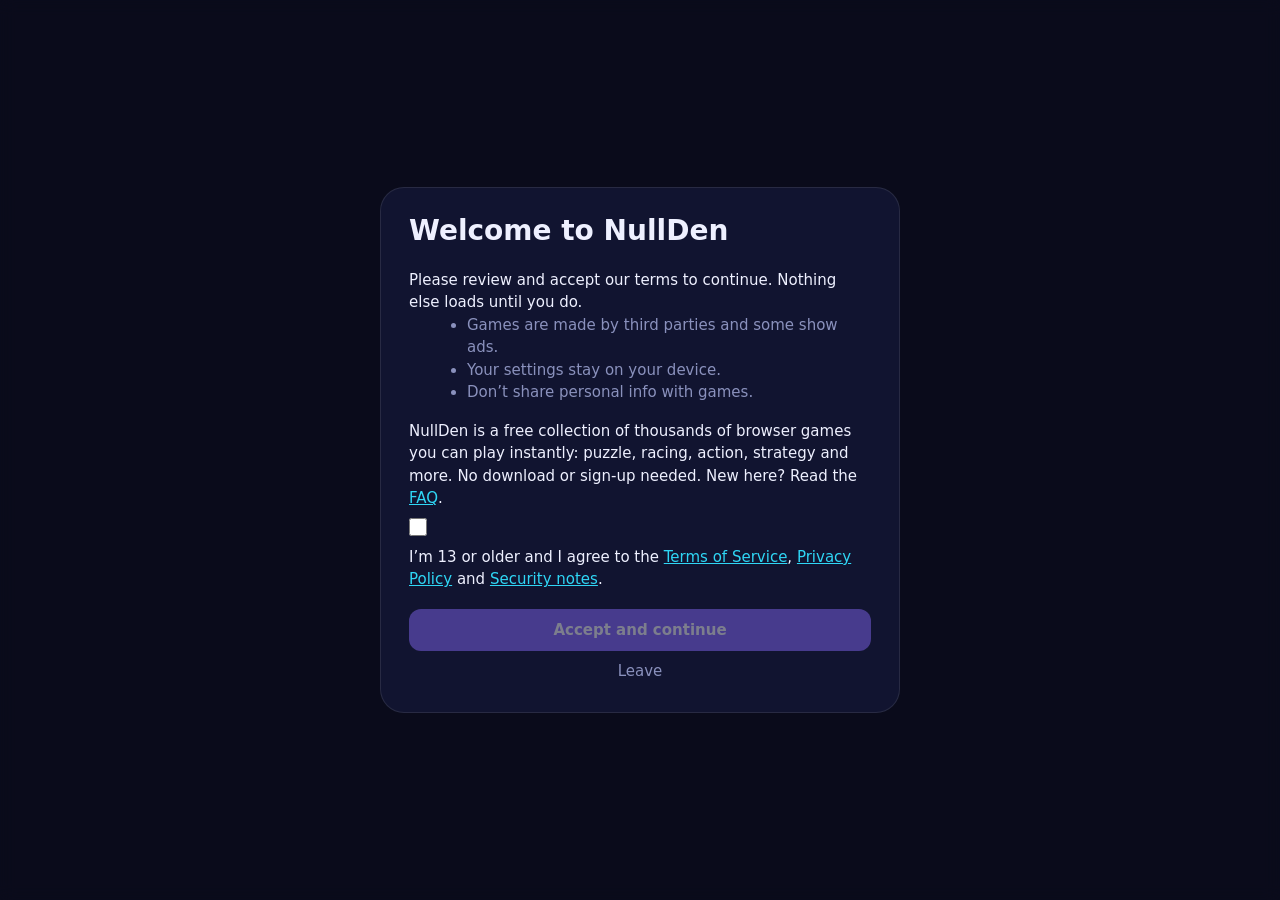
<file: index.html>
<!doctype html>
<html lang="en" data-theme="midnight">
<head>
<meta charset="utf-8">
<meta name="viewport" content="width=device-width,initial-scale=1,viewport-fit=cover">
<title>NullDen: Free Online Browser Games, No Download</title>
<meta name="description" content="Play thousands of free browser games online on NullDen: puzzle, racing, action, and more. No download or sign-up needed.">
<meta name="theme-color" content="#0a0c1c">
<meta name="mobile-web-app-capable" content="yes">
<meta name="apple-mobile-web-app-capable" content="yes">
<meta name="apple-mobile-web-app-title" content="NullDen">
<!-- Link previews () -->
<link rel="canonical" href="https://nullden.com/">
<meta property="og:type" content="website">
<meta property="og:site_name" content="NullDen">
<meta property="og:title" content="NullDen: free browser games">
<meta property="og:description" content="Thousands of free browser games. No sign-up needed.">
<meta property="og:url" content="https://nullden.com/">
<meta property="og:image" content="https://nullden.com/og.png">
<meta property="og:image:secure_url" content="https://nullden.com/og.png">
<meta property="og:image:type" content="image/png">
<meta property="og:locale" content="en_US">
<meta property="og:image:width" content="1200">
<meta property="og:image:height" content="630">
<meta property="og:image:alt" content="NullDen: thousands of free browser games">
<meta name="twitter:card" content="summary_large_image">
<meta name="twitter:title" content="NullDen: free browser games">
<meta name="twitter:description" content="Thousands of free browser games. No sign-up needed.">
<meta name="twitter:image" content="https://nullden.com/og.png">
<link rel="apple-touch-icon" href="icon-192.png">
<link rel="icon" id="fav" href="data:image/svg+xml,%3Csvg xmlns='http://www.w3.org/2000/svg' viewBox='0 0 64 64'%3E%3Cdefs%3E%3ClinearGradient id='g' x1='0' y1='0' x2='1' y2='1'%3E%3Cstop offset='0' stop-color='%238b6bff'/%3E%3Cstop offset='1' stop-color='%232fd6f5'/%3E%3C/linearGradient%3E%3C/defs%3E%3Crect width='64' height='64' rx='16' fill='url(%23g)'/%3E%3Ctext x='32' y='46' font-size='38' font-family='Arial' font-weight='700' text-anchor='middle' fill='%23fff'%3EN%3C/text%3E%3C/svg%3E">
<script type="application/ld+json">{"@context": "https://schema.org", "@type": "WebSite", "name": "NullDen", "url": "https://nullden.com/", "description": "Play thousands of free browser games online on NullDen: puzzle, racing, action, shooting and more. No download or sign-up needed.", "inLanguage": "en"}</script>
<link rel="stylesheet" href="style.css?v=32">
</head>
<body>
<div id="bg"><i></i><i></i><i></i></div>
<div id="gate" hidden>
  <div class="gcard">
    <h1>Welcome to NullDen</h1>
    <p>Please review and accept our terms to continue. Nothing else loads until you do.</p>
    <ul>
      <li>Games are made by third parties and some show ads.</li>
      <li>Your settings stay on your device.</li>
      <li>Don’t share personal info with games.</li>
    </ul>
    <p>NullDen is a free collection of thousands of browser games you can play instantly: puzzle, racing, action, strategy and more. No download or sign-up needed. New here? Read the <a href="faq.html">FAQ</a>.</p>
    <label class="row"><input type="checkbox" id="ok"> <span>I’m 13 or older and I agree to the <a href="terms.html">Terms of Service</a>, <a href="privacy.html">Privacy Policy</a> and <a href="security.html">Security notes</a>.</span></label>
    <button class="btn" id="yes" disabled>Accept and continue</button>
    <button id="no">Leave</button>
  </div>
</div>
<div id="app" hidden>
  <header>
    <div class="brand"><b class="logo" id="logo">NullDen</b><svg class="spin" viewBox="0 0 100 100" role="img" aria-label="Over 2000+ games"><circle class="r" cx="50" cy="50" r="48"/><defs><path id="cc" d="M50,50 m-37,0 a37,37 0 1,1 74,0 a37,37 0 1,1 -74,0"/></defs><g><text><textPath href="#cc" textLength="230" lengthAdjust="spacing">OVER 2000+ GAMES • OVER 2000+ GAMES • </textPath></text></g><g class="gp" transform="translate(50 50) scale(1.5) translate(-12 -12.5)"><rect x="2" y="7" width="20" height="11" rx="5.5"/><path d="M7 10.5v4M5 12.5h4"/><path d="M16 11.5h.01M18.5 14h.01"/></g></svg></div>
    <nav id="nav">
      <button data-p="games" data-i="gamepad" class="on">Games</button>
      <button data-p="forum" data-i="chat">Chat rooms</button>
      <button data-p="shop" data-i="bag">Shop</button>
      <button data-p="players" data-i="users">Players</button>
      <button data-p="account" data-i="user">Account</button>
      <button data-p="settings" data-i="sliders">Settings</button>
    </nav>
    <div class="acts"><button id="bux">Log in</button><button id="stf" hidden title="Admin menu"></button></div>
  </header>
  <div id="notes"></div>
  <main id="view"></main>
  <footer>© 2026 NullDen Games · <a href="terms.html">Terms</a> · <a href="privacy.html">Privacy</a> · <a href="security.html">Security</a> · <a href="faq.html">FAQ</a> · <a href="https://discord.gg/y7AWHwgT5" target="_blank" rel="noopener">Discord</a> · <a href="#feedback" id="fbl">Feedback</a> · <a href="#cookies" id="ckl">Cookies</a><span class="bv">build 32</span></footer>
  <div id="player" hidden>
    <div class="bar"><b id="pt"></b><small id="ptm"></small><span><button id="pl">Copy link</button><button id="pb">Report</button><button id="pr">Reload</button><button id="ph">Hide bar</button><button id="po" hidden>Open in new tab</button><button id="pf">Fullscreen</button><button id="px">Close</button></span></div>
    <div id="stage"></div>
    <button id="ps">▾ Show bar</button>
  </div>
</div>
<canvas id="sparks"></canvas>
<noscript><p style="padding:24px;color:#fff">NullDen needs JavaScript.</p></noscript>
<script>
// Consent gate: until the terms are accepted, no fonts, scripts, images or game data are requested. Search-engine crawlers skip the gate so they can read the real pages.
(function(){var TV='2026-6',ok=0;try{ok=localStorage.nd_terms==TV}catch(e){}
var g=document.getElementById('gate'),a=document.getElementById('app');
function start(){g.hidden=true;a.hidden=false;
var f=document.createElement('link');f.rel='stylesheet';f.href='https://fonts.googleapis.com/css2?family=Unbounded:wght@500;700&display=swap';document.head.appendChild(f);
[['manifest','manifest.webmanifest'],['apple-touch-icon','icon-192.png']].forEach(function(x){var l=document.createElement('link');l.rel=x[0];l.href=x[1];document.head.appendChild(l)});
['games.js','catalog.js','app.js'].forEach(function(s){var e=document.createElement('script');e.src=s+'?v=32';e.async=false;document.body.appendChild(e)})}
var bot=/Googlebot|Mediapartners-Google|AdsBot-Google|bingbot|DuckDuckBot|YandexBot|Baiduspider/i.test(navigator.userAgent);
if(ok||bot)start();else{g.hidden=false;var c=document.getElementById('ok'),y=document.getElementById('yes');
c.onchange=function(){y.disabled=!c.checked};
y.onclick=function(){try{localStorage.nd_terms=TV}catch(e){}start()};
document.getElementById('no').onclick=function(){location.replace('about:blank')}}})();
</script>
</body>
</html>
</file>
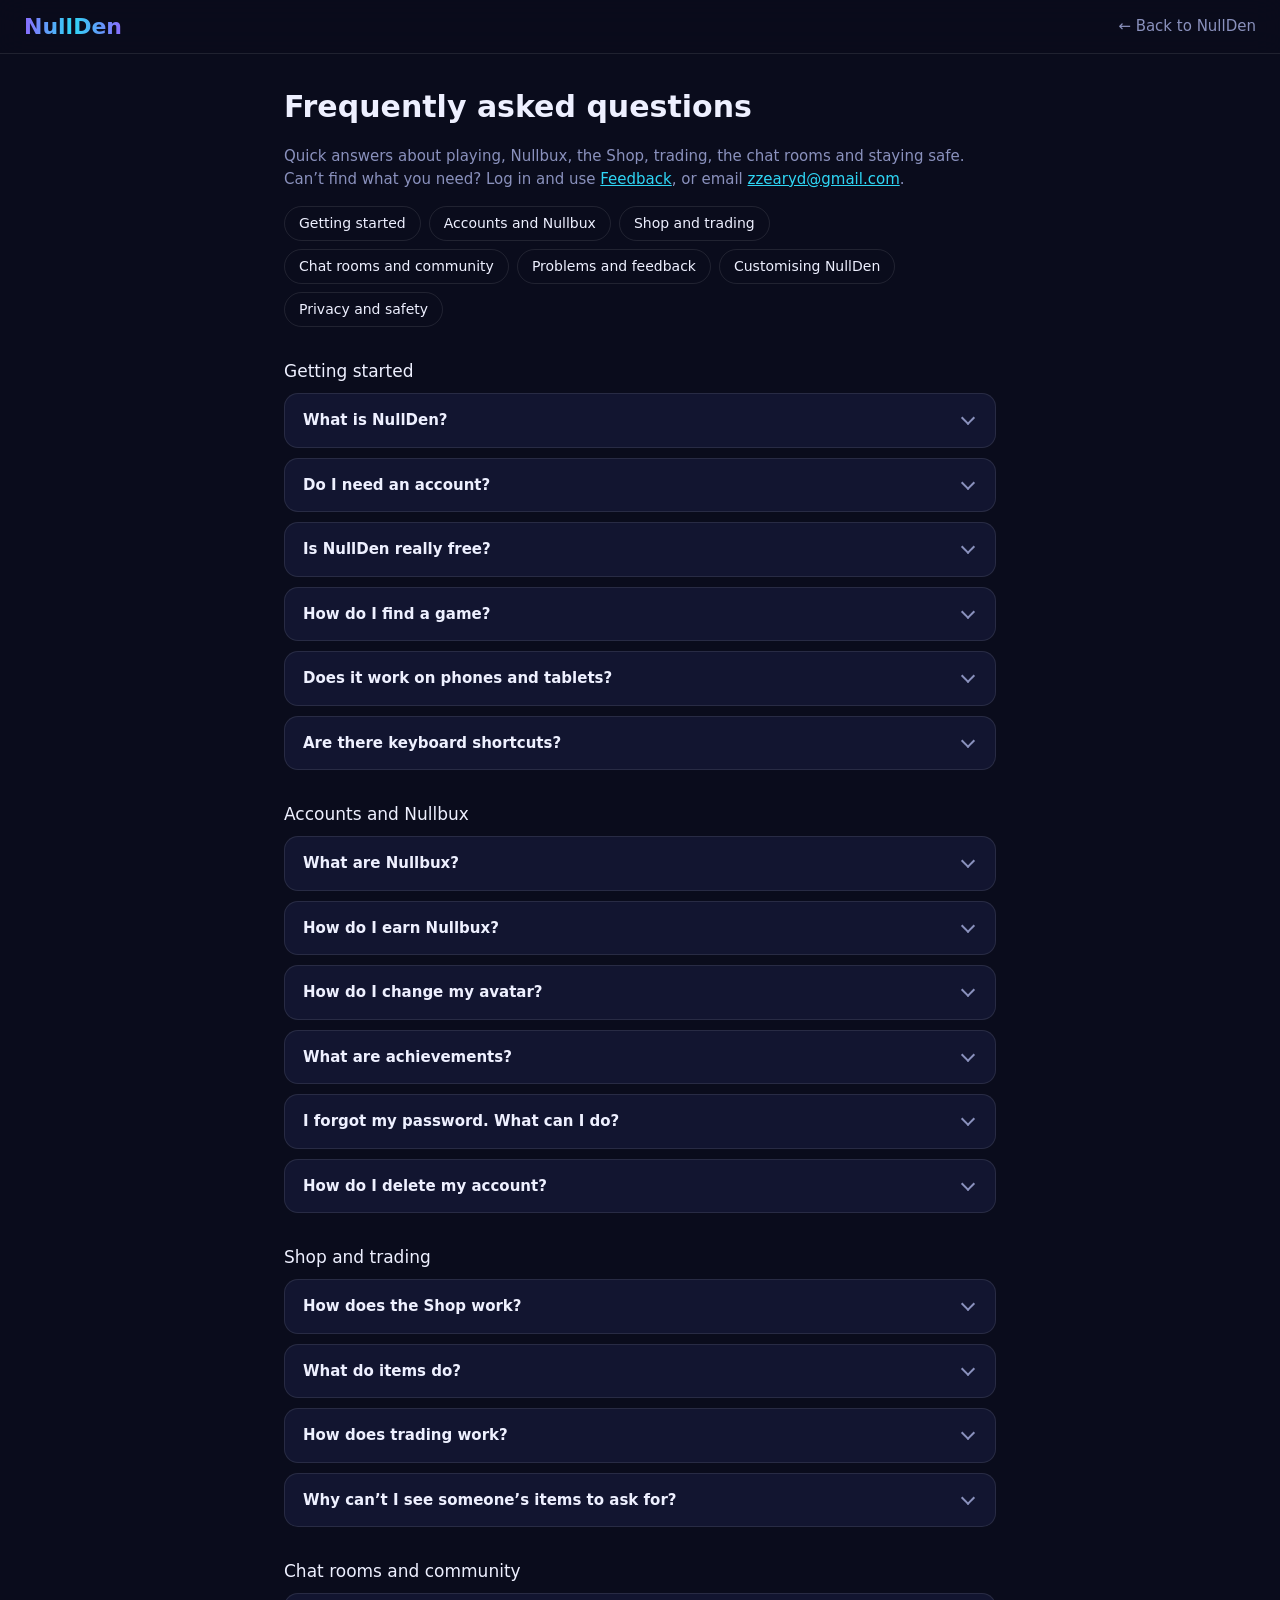
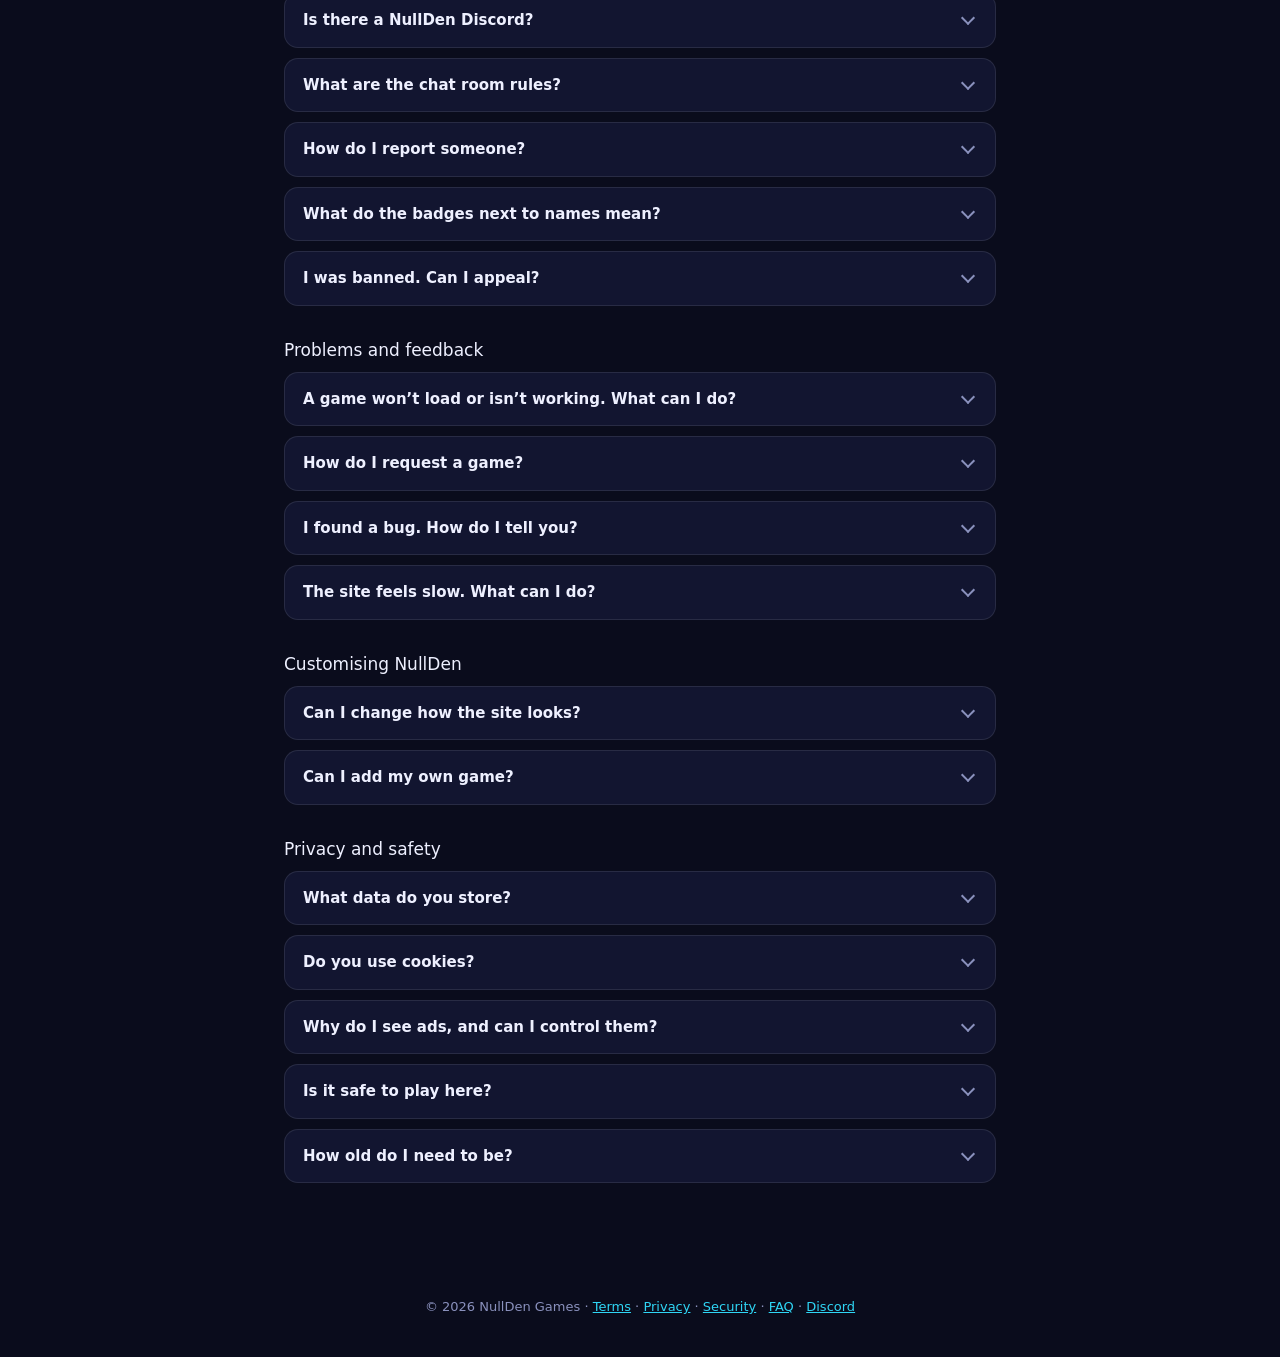
<file: faq.html>
<!doctype html><html lang="en" data-theme="midnight"><head><meta charset="utf-8"><meta name="viewport" content="width=device-width,initial-scale=1,viewport-fit=cover"><title>NullDen FAQ: Help and Answers · NullDen</title><meta name="description" content="Answers about NullDen: playing free browser games, Nullbux, the Shop, trading, the chat rooms, reporting problems, requesting games, privacy and safety."><link rel="canonical" href="https://nullden.com/faq.html"><meta property="og:type" content="website"><meta property="og:site_name" content="NullDen"><meta property="og:title" content="NullDen FAQ: Help and Answers"><meta property="og:description" content="Answers about NullDen: playing free browser games, Nullbux, the Shop, trading, the chat rooms, reporting problems, requesting games, privacy and safety."><meta property="og:url" content="https://nullden.com/faq.html"><meta property="og:image" content="https://nullden.com/og.png"><meta name="twitter:card" content="summary_large_image"><script type="application/ld+json">{"@context": "https://schema.org", "@type": "FAQPage", "mainEntity": [{"@type": "Question", "name": "What is NullDen?", "acceptedAnswer": {"@type": "Answer", "text": "NullDen is a free collection of browser games you can play instantly, with no download and no sign-up. The games are made by third-party developers, such as Playgama and GameMonetize, and open inside the site. Browse the games."}}, {"@type": "Question", "name": "Do I need an account?", "acceptedAnswer": {"@type": "Answer", "text": "No. You can play every game without one. A free account is optional and unlocks Nullbux, the Shop, trading, the Chat rooms, the Players list, your avatar and a public profile. We only ask for a username and a password, never an email address."}}, {"@type": "Question", "name": "Is NullDen really free?", "acceptedAnswer": {"@type": "Answer", "text": "Yes. Every game is free to play. Some games show ads, and Nullbux can never be bought with real money. If you would like to advertise on NullDen, email zzearyd@gmail.com."}}, {"@type": "Question", "name": "How do I find a game?", "acceptedAnswer": {"@type": "Answer", "text": "Use the search box on the home page (press / on a keyboard), browse the genre rows and tap View all to see a whole category, or try Surprise me and the Game of the day. Tap the heart on a game to favorite it. Your recent games appear under Continue playing."}}, {"@type": "Question", "name": "Does it work on phones and tablets?", "acceptedAnswer": {"@type": "Answer", "text": "Yes. Many games work on touch screens. Choose the Phone-ready filter in the games list to see them. Some games still need a keyboard."}}, {"@type": "Question", "name": "Are there keyboard shortcuts?", "acceptedAnswer": {"@type": "Answer", "text": "Press / to jump to search and Esc to close a game. You can see the full list in Settings under Shortcuts."}}, {"@type": "Question", "name": "What are Nullbux?", "acceptedAnswer": {"@type": "Answer", "text": "Nullbux are NullDen’s virtual currency, used in the Shop and in trades. They have no cash value, can’t be bought or exchanged for real money and aren’t your property. See the Terms."}}, {"@type": "Question", "name": "How do I earn Nullbux?", "acceptedAnswer": {"@type": "Answer", "text": "New accounts start with 100. Claim your daily reward on the Account page: 60 on day one, rising by 10 each day of a streak up to 120. You also earn 10 Nullbux about every 5 minutes while you play, up to 300 a day. Giveaways appear as a banner at the top of the site while they run."}}, {"@type": "Question", "name": "How do I change my avatar?", "acceptedAnswer": {"@type": "Answer", "text": "Open Account and choose Change avatar. Pick an emoji or an icon and a background color. Your avatar shows on your profile, in the chat rooms and in the Players list."}}, {"@type": "Question", "name": "What are achievements?", "acceptedAnswer": {"@type": "Answer", "text": "Achievements unlock as you play, for example for trying 10 different games or favoriting 5. They are saved in your browser and listed in Settings."}}, {"@type": "Question", "name": "I forgot my password. What can I do?", "acceptedAnswer": {"@type": "Answer", "text": "Because we don’t collect email addresses, there is no automatic reset. Email zzearyd@gmail.com. The owner can set a new password for an account, but may ask you to prove it is yours."}}, {"@type": "Question", "name": "How do I delete my account?", "acceptedAnswer": {"@type": "Answer", "text": "Email zzearyd@gmail.com from the address you can reach us at and say which username to delete. See what we store in the Privacy Policy."}}, {"@type": "Question", "name": "How does the Shop work?", "acceptedAnswer": {"@type": "Answer", "text": "Spend Nullbux on pets, gear, treasures and fun items, or open a Mystery Crate (300) or Premium Crate (1,000) for a random item. Prices drift up or down a little each day, and three items are 25% off every day under Deals. You can sell any item back for half its current price. Open the Shop."}}, {"@type": "Question", "name": "What do items do?", "acceptedAnswer": {"@type": "Answer", "text": "Items are collectibles. You can equip one from your inventory to show it off on your public profile, and you can trade them with other players."}}, {"@type": "Question", "name": "How does trading work?", "acceptedAnswer": {"@type": "Answer", "text": "Open a player’s profile and choose Offer a trade, or go to Trades from the Shop. Pick what you give and what you ask for, up to 5 kinds of items per side plus Nullbux. The other player can accept or decline. A trade swaps everything at once and is final. Offers expire after 3 days, and you can have 10 open at a time."}}, {"@type": "Question", "name": "Why can’t I see someone’s items to ask for?", "acceptedAnswer": {"@type": "Answer", "text": "They have a private profile. You can still ask them for Nullbux, or they can send you an offer. You can make your own profile private or public under Privacy on your Account page."}}, {"@type": "Question", "name": "Is there a NullDen Discord?", "acceptedAnswer": {"@type": "Answer", "text": "Yes! Join our Discord server to chat with other players. The Chat rooms on NullDen work like one big community server, so you can also chat right here on the site without leaving."}}, {"@type": "Question", "name": "What are the chat room rules?", "acceptedAnswer": {"@type": "Answer", "text": "Be kind. No hate, harassment, spam, personal information or links to harmful sites. Messages can be up to 240 characters, you can post once every few seconds and messages disappear after 7 days. The #news channel is for managers and above. Staff can delete posts and ban accounts that break the rules. See the Terms."}}, {"@type": "Question", "name": "How do I report someone?", "acceptedAnswer": {"@type": "Answer", "text": "Tap the flag on a chat message, or choose Report on a player’s profile or a trade offer. Reports go to staff. Please only report in good faith, because false reports can get an account banned."}}, {"@type": "Question", "name": "What do the badges next to names mean?", "acceptedAnswer": {"@type": "Answer", "text": "They mark staff. Moderators handle reports and bans and delete posts. Managers can also post announcements and run giveaways. Admins can also adjust balances and items. The Owner runs the site."}}, {"@type": "Question", "name": "I was banned. Can I appeal?", "acceptedAnswer": {"@type": "Answer", "text": "Yes. Log in with your username and password and you will see an appeal form. Staff review every appeal and can approve or deny it."}}, {"@type": "Question", "name": "A game won’t load or isn’t working. What can I do?", "acceptedAnswer": {"@type": "Answer", "text": "Press Reload in the game bar and try again. Turn off ad blockers or extensions for this site, or try another browser. If it still fails, tap Report in the game bar. Games are made by third parties, so we can’t fix them from inside, but we can remove ones that are broken."}}, {"@type": "Question", "name": "How do I request a game?", "acceptedAnswer": {"@type": "Answer", "text": "Log in, then use the Feedback link at the bottom of any page and choose Request a game. Add the game’s name or web address. You can send up to 5 feedback messages or reports a day."}}, {"@type": "Question", "name": "I found a bug. How do I tell you?", "acceptedAnswer": {"@type": "Answer", "text": "Use the Feedback link at the bottom of the site and choose Bug or glitch. Tell us what you did and what happened. Never include your password."}}, {"@type": "Question", "name": "The site feels slow. What can I do?", "acceptedAnswer": {"@type": "Answer", "text": "In Settings, turn off visual effects, pick a plain background and choose a smaller card size. Closing other browser tabs also helps."}}, {"@type": "Question", "name": "Can I change how the site looks?", "acceptedAnswer": {"@type": "Answer", "text": "Yes. In Settings you can pick a color theme, a background, the card size and the text size. Discreet mode gives the site a plainer look with a different tab title and icon."}}, {"@type": "Question", "name": "Can I add my own game?", "acceptedAnswer": {"@type": "Answer", "text": "Yes. In Settings, use Add a game to save a game by its name and web address. It stays on your device and shows up in your list."}}, {"@type": "Question", "name": "What data do you store?", "acceptedAnswer": {"@type": "Answer", "text": "If you make an account, we store your username, a salted hash of your password, your Nullbux and items, your avatar and a few activity records. Your settings stay on your device. Details are in the Privacy Policy."}}, {"@type": "Question", "name": "Do you use cookies?", "acceptedAnswer": {"@type": "Answer", "text": "NullDen itself sets no tracking cookies. It uses your browser’s storage for settings and sign-in. The games and ads, including ads from Google, come from third parties and may set their own cookies. See Cookies and Advertising in the Privacy Policy."}}, {"@type": "Question", "name": "Why do I see ads, and can I control them?", "acceptedAnswer": {"@type": "Answer", "text": "Ads help keep NullDen free. They come from Google, other third parties and the games themselves. You can turn off personalized ads in Google’s Ad Settings or learn more at aboutads.info. See Advertising in the Privacy Policy. Please don’t click ads just to support the site. That breaks Google’s rules and can get ads switched off."}}, {"@type": "Question", "name": "Is it safe to play here?", "acceptedAnswer": {"@type": "Answer", "text": "Games open in sandboxed frames with limited permissions. Never enter a password, payment details or personal information into a game, and don’t download anything a game asks you to. See Security."}}, {"@type": "Question", "name": "How old do I need to be?", "acceptedAnswer": {"@type": "Answer", "text": "You must be at least 13. If you are under 18, a parent or guardian needs to be okay with you using the site. See Terms."}}]}</script><link rel="stylesheet" href="style.css?v=32">
<script>try{document.documentElement.dataset.theme=JSON.parse(localStorage.nd).theme||'midnight'}catch(e){}</script></head><body>
<div id="bg"><i></i><i></i><i></i></div>
<header><a class="logo" href="index.html">NullDen</a><a class="back" href="index.html">← Back to NullDen</a></header>
<main class="legal faq"><h1>Frequently asked questions</h1><p>Quick answers about playing, Nullbux, the Shop, trading, the chat rooms and staying safe. Can’t find what you need? Log in and use <a href="index.html#feedback">Feedback</a>, or email <a href="mailto:zzearyd@gmail.com">zzearyd@gmail.com</a>.</p>
<div class="jump"><a href="#getting-started">Getting started</a><a href="#accounts-nullbux">Accounts and Nullbux</a><a href="#shop-trading">Shop and trading</a><a href="#chat-community">Chat rooms and community</a><a href="#help-feedback">Problems and feedback</a><a href="#customising">Customising NullDen</a><a href="#privacy-safety">Privacy and safety</a></div><h2 id="getting-started">Getting started</h2><details id="what-is-nullden"><summary>What is NullDen?</summary><div><p>NullDen is a free collection of browser games you can play instantly, with no download and no sign-up. The games are made by third-party developers, such as Playgama and GameMonetize, and open inside the site. <a href="index.html">Browse the games</a>.</p></div></details><details id="need-account"><summary>Do I need an account?</summary><div><p>No. You can play every game without one. A free account is optional and unlocks <a href="index.html#account">Nullbux</a>, the <a href="index.html#shop">Shop</a>, <a href="index.html#trades">trading</a>, the <a href="index.html#chat">Chat rooms</a>, the <a href="index.html#players">Players list</a>, your avatar and a public profile. We only ask for a username and a password, never an email address.</p></div></details><details id="is-it-free"><summary>Is NullDen really free?</summary><div><p>Yes. Every game is free to play. Some games show ads, and Nullbux can never be bought with real money. If you would like to advertise on NullDen, email <a href="mailto:zzearyd@gmail.com">zzearyd@gmail.com</a>.</p></div></details><details id="find-games"><summary>How do I find a game?</summary><div><p>Use the search box on the home page (press <kbd>/</kbd> on a keyboard), browse the genre rows and tap <b>View all</b> to see a whole category, or try <b>Surprise me</b> and the <b>Game of the day</b>. Tap the heart on a game to favorite it. Your recent games appear under <b>Continue playing</b>.</p></div></details><details id="phones"><summary>Does it work on phones and tablets?</summary><div><p>Yes. Many games work on touch screens. Choose the <b>Phone-ready</b> filter in the games list to see them. Some games still need a keyboard.</p></div></details><details id="shortcuts"><summary>Are there keyboard shortcuts?</summary><div><p>Press <kbd>/</kbd> to jump to search and <kbd>Esc</kbd> to close a game. You can see the full list in <a href="index.html#settings">Settings</a> under Shortcuts.</p></div></details><h2 id="accounts-nullbux">Accounts and Nullbux</h2><details id="what-are-nullbux"><summary>What are Nullbux?</summary><div><p>Nullbux are NullDen’s virtual currency, used in the <a href="index.html#shop">Shop</a> and in trades. They have no cash value, can’t be bought or exchanged for real money and aren’t your property. See the <a href="terms.html#accounts-and-nullbux">Terms</a>.</p></div></details><details id="earn-nullbux"><summary>How do I earn Nullbux?</summary><div><p>New accounts start with 100. Claim your daily reward on the <a href="index.html#account">Account page</a>: 60 on day one, rising by 10 each day of a streak up to 120. You also earn 10 Nullbux about every 5 minutes while you play, up to 300 a day. Giveaways appear as a banner at the top of the site while they run.</p></div></details><details id="change-avatar"><summary>How do I change my avatar?</summary><div><p>Open <a href="index.html#account">Account</a> and choose <b>Change avatar</b>. Pick an emoji or an icon and a background color. Your avatar shows on your profile, in the chat rooms and in the Players list.</p></div></details><details id="achievements"><summary>What are achievements?</summary><div><p>Achievements unlock as you play, for example for trying 10 different games or favoriting 5. They are saved in your browser and listed in <a href="index.html#settings">Settings</a>.</p></div></details><details id="forgot-password"><summary>I forgot my password. What can I do?</summary><div><p>Because we don’t collect email addresses, there is no automatic reset. Email <a href="mailto:zzearyd@gmail.com">zzearyd@gmail.com</a>. The owner can set a new password for an account, but may ask you to prove it is yours.</p></div></details><details id="delete-account"><summary>How do I delete my account?</summary><div><p>Email <a href="mailto:zzearyd@gmail.com">zzearyd@gmail.com</a> from the address you can reach us at and say which username to delete. See what we store in the <a href="privacy.html#accounts">Privacy Policy</a>.</p></div></details><h2 id="shop-trading">Shop and trading</h2><details id="how-shop-works"><summary>How does the Shop work?</summary><div><p>Spend Nullbux on pets, gear, treasures and fun items, or open a Mystery Crate (300) or Premium Crate (1,000) for a random item. Prices drift up or down a little each day, and three items are 25% off every day under <b>Deals</b>. You can sell any item back for half its current price. Open the <a href="index.html#shop">Shop</a>.</p></div></details><details id="what-items-do"><summary>What do items do?</summary><div><p>Items are collectibles. You can equip one from your inventory to show it off on your public profile, and you can trade them with other players.</p></div></details><details id="how-trading-works"><summary>How does trading work?</summary><div><p>Open a player’s profile and choose <b>Offer a trade</b>, or go to <a href="index.html#trades">Trades</a> from the Shop. Pick what you give and what you ask for, up to 5 kinds of items per side plus Nullbux. The other player can accept or decline. A trade swaps everything at once and is final. Offers expire after 3 days, and you can have 10 open at a time.</p></div></details><details id="private-inventory"><summary>Why can’t I see someone’s items to ask for?</summary><div><p>They have a private profile. You can still ask them for Nullbux, or they can send you an offer. You can make your own profile private or public under Privacy on your <a href="index.html#account">Account page</a>.</p></div></details><h2 id="chat-community">Chat rooms and community</h2><details id="discord"><summary>Is there a NullDen Discord?</summary><div><p>Yes! <a href="https://discord.gg/y7AWHwgT5" target="_blank" rel="noopener">Join our Discord server</a> to chat with other players. The <a href="index.html#chat">Chat rooms</a> on NullDen work like one big community server, so you can also chat right here on the site without leaving.</p></div></details><details id="chat-rules"><summary>What are the chat room rules?</summary><div><p>Be kind. No hate, harassment, spam, personal information or links to harmful sites. Messages can be up to 240 characters, you can post once every few seconds and messages disappear after 7 days. The #news channel is for managers and above. Staff can delete posts and ban accounts that break the rules. See the <a href="terms.html#responsibilities">Terms</a>.</p></div></details><details id="report-someone"><summary>How do I report someone?</summary><div><p>Tap the flag on a chat message, or choose <b>Report</b> on a player’s profile or a trade offer. Reports go to staff. Please only report in good faith, because false reports can get an account banned.</p></div></details><details id="staff-badges"><summary>What do the badges next to names mean?</summary><div><p>They mark staff. Moderators handle reports and bans and delete posts. Managers can also post announcements and run giveaways. Admins can also adjust balances and items. The Owner runs the site.</p></div></details><details id="banned"><summary>I was banned. Can I appeal?</summary><div><p>Yes. Log in with your username and password and you will see an appeal form. Staff review every appeal and can approve or deny it.</p></div></details><h2 id="help-feedback">Problems and feedback</h2><details id="game-wont-load"><summary>A game won’t load or isn’t working. What can I do?</summary><div><p>Press <b>Reload</b> in the game bar and try again. Turn off ad blockers or extensions for this site, or try another browser. If it still fails, tap <b>Report</b> in the game bar. Games are made by third parties, so we can’t fix them from inside, but we can remove ones that are broken.</p></div></details><details id="request-game"><summary>How do I request a game?</summary><div><p>Log in, then use the <a href="index.html#feedback">Feedback</a> link at the bottom of any page and choose <b>Request a game</b>. Add the game’s name or web address. You can send up to 5 feedback messages or reports a day.</p></div></details><details id="report-bug"><summary>I found a bug. How do I tell you?</summary><div><p>Use the Feedback link at the bottom of the site and choose <b>Bug or glitch</b>. Tell us what you did and what happened. Never include your password.</p></div></details><details id="slow-site"><summary>The site feels slow. What can I do?</summary><div><p>In <a href="index.html#settings">Settings</a>, turn off visual effects, pick a plain background and choose a smaller card size. Closing other browser tabs also helps.</p></div></details><h2 id="customising">Customising NullDen</h2><details id="change-look"><summary>Can I change how the site looks?</summary><div><p>Yes. In <a href="index.html#settings">Settings</a> you can pick a color theme, a background, the card size and the text size. <b>Discreet mode</b> gives the site a plainer look with a different tab title and icon.</p></div></details><details id="add-own-game"><summary>Can I add my own game?</summary><div><p>Yes. In <a href="index.html#settings">Settings</a>, use <b>Add a game</b> to save a game by its name and web address. It stays on your device and shows up in your list.</p></div></details><h2 id="privacy-safety">Privacy and safety</h2><details id="what-data"><summary>What data do you store?</summary><div><p>If you make an account, we store your username, a salted hash of your password, your Nullbux and items, your avatar and a few activity records. Your settings stay on your device. Details are in the <a href="privacy.html#accounts">Privacy Policy</a>.</p></div></details><details id="cookies"><summary>Do you use cookies?</summary><div><p>NullDen itself sets no tracking cookies. It uses your browser’s storage for settings and sign-in. The games and ads, including ads from Google, come from third parties and may set their own cookies. See <a href="privacy.html#cookies">Cookies</a> and <a href="privacy.html#advertising">Advertising</a> in the Privacy Policy.</p></div></details><details id="ads-control"><summary>Why do I see ads, and can I control them?</summary><div><p>Ads help keep NullDen free. They come from Google, other third parties and the games themselves. You can turn off personalized ads in <a href="https://adssettings.google.com" target="_blank" rel="noopener">Google’s Ad Settings</a> or learn more at <a href="https://www.aboutads.info" target="_blank" rel="noopener">aboutads.info</a>. See <a href="privacy.html#advertising">Advertising</a> in the Privacy Policy. Please don’t click ads just to support the site. That breaks Google’s rules and can get ads switched off.</p></div></details><details id="is-it-safe"><summary>Is it safe to play here?</summary><div><p>Games open in sandboxed frames with limited permissions. Never enter a password, payment details or personal information into a game, and don’t download anything a game asks you to. See <a href="security.html#staying-safe">Security</a>.</p></div></details><details id="age"><summary>How old do I need to be?</summary><div><p>You must be at least 13. If you are under 18, a parent or guardian needs to be okay with you using the site. See <a href="terms.html#who-can-use-it">Terms</a>.</p></div></details></main>
<footer>© 2026 NullDen Games · <a href="terms.html">Terms</a> · <a href="privacy.html">Privacy</a> · <a href="security.html">Security</a> · <a href="faq.html">FAQ</a> · <a href="https://discord.gg/y7AWHwgT5" target="_blank" rel="noopener">Discord</a></footer>
<script>function op(){var h=location.hash.slice(1),e=h&&document.getElementById(h);if(e&&e.tagName=='DETAILS'){e.open=true;e.scrollIntoView()}}addEventListener('hashchange',op);op()</script>
</body></html>
</file>
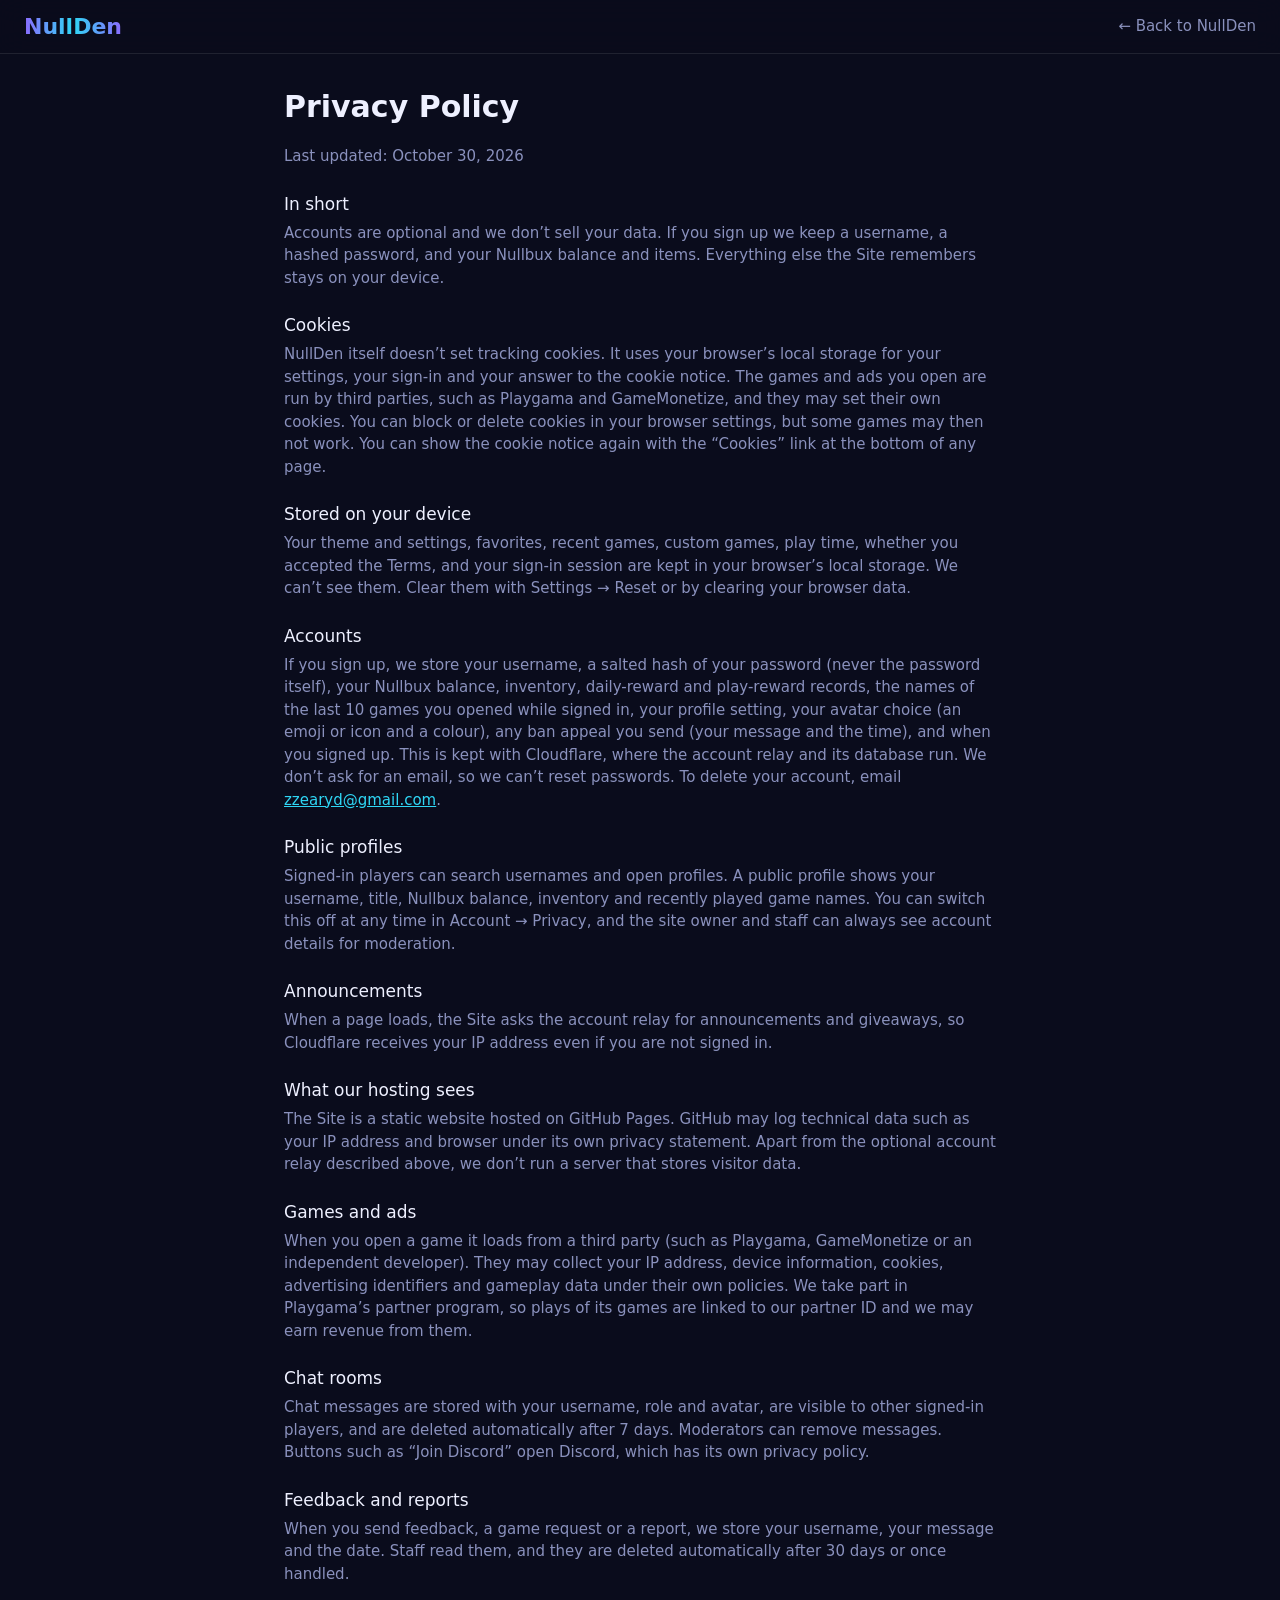
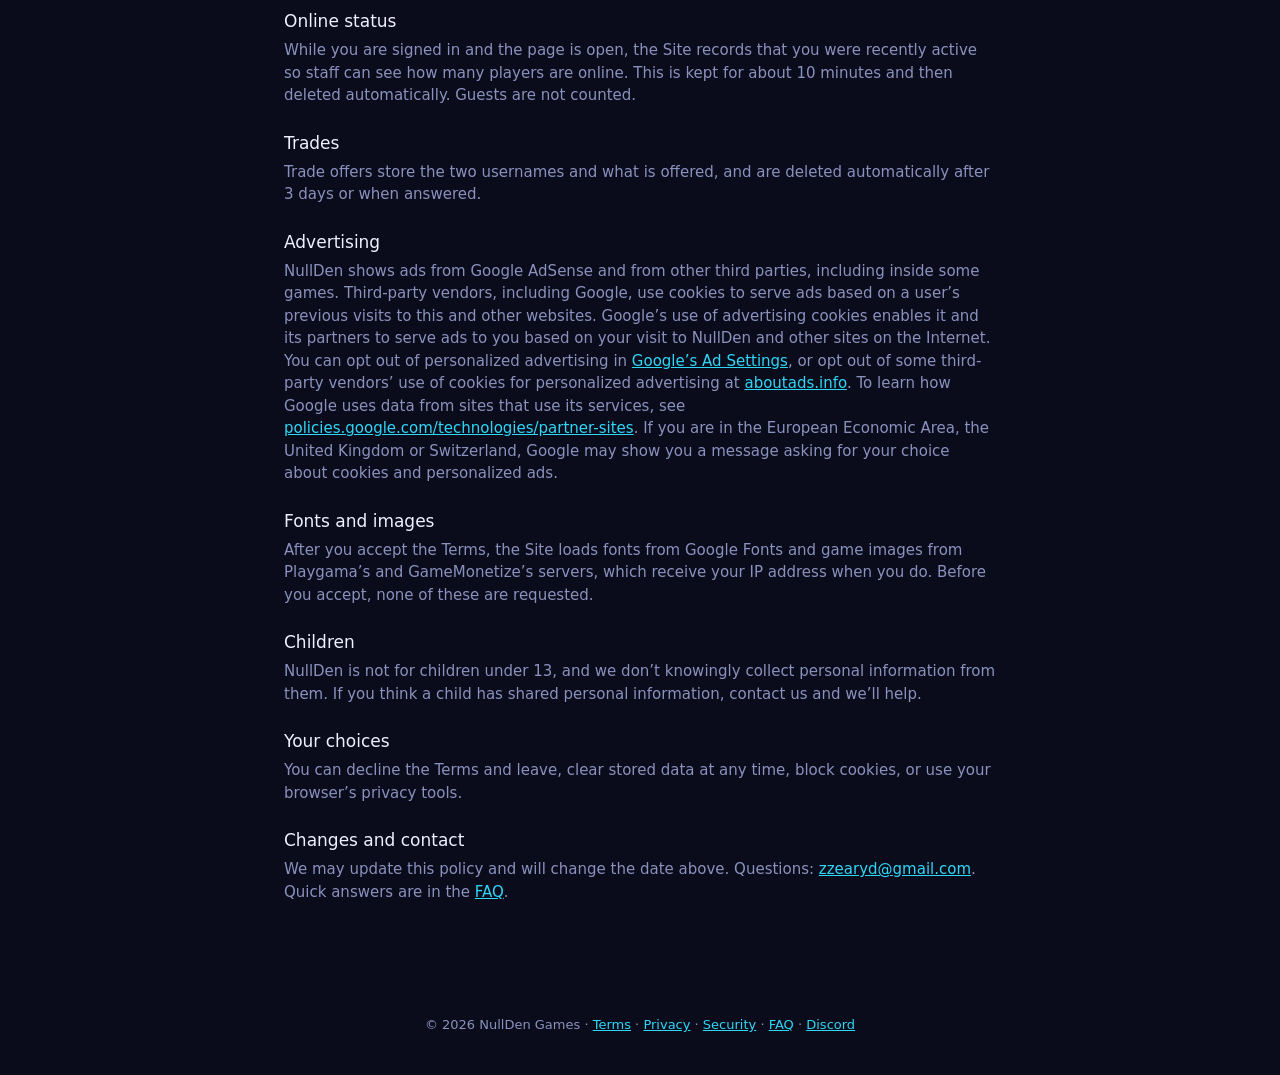
<file: privacy.html>
<!doctype html><html lang="en" data-theme="midnight"><head><meta charset="utf-8"><meta name="viewport" content="width=device-width,initial-scale=1,viewport-fit=cover"><title>Privacy Policy · NullDen</title><link rel="stylesheet" href="style.css?v=16">
<script>try{document.documentElement.dataset.theme=JSON.parse(localStorage.nd).theme||'midnight'}catch(e){}</script></head><body>
<div id="bg"><i></i><i></i><i></i></div>
<header><a class="logo" href="index.html">NullDen</a><a class="back" href="index.html">← Back to NullDen</a></header>
<main class="legal"><h1>Privacy Policy</h1><p>Last updated: October 30, 2026</p>
<h2>In short</h2><p>Accounts are optional and we don’t sell your data. If you sign up we keep a username, a hashed password, and your Nullbux balance and items. Everything else the Site remembers stays on your device.</p>
<h2 id="cookies">Cookies</h2><p>NullDen itself doesn’t set tracking cookies. It uses your browser’s local storage for your settings, your sign-in and your answer to the cookie notice. The games and ads you open are run by third parties, such as Playgama and GameMonetize, and they may set their own cookies. You can block or delete cookies in your browser settings, but some games may then not work. You can show the cookie notice again with the “Cookies” link at the bottom of any page.</p>
<h2>Stored on your device</h2><p>Your theme and settings, favorites, recent games, custom games, play time, whether you accepted the Terms, and your sign-in session are kept in your browser’s local storage. We can’t see them. Clear them with Settings → Reset or by clearing your browser data.</p>
<h2 id="accounts">Accounts</h2><p>If you sign up, we store your username, a salted hash of your password (never the password itself), your Nullbux balance, inventory, daily-reward and play-reward records, the names of the last 10 games you opened while signed in, your profile setting, your avatar choice (an emoji or icon and a colour), any ban appeal you send (your message and the time), and when you signed up. This is kept with Cloudflare, where the account relay and its database run. We don’t ask for an email, so we can’t reset passwords. To delete your account, email <a href="mailto:zzearyd@gmail.com">zzearyd@gmail.com</a>.</p><h2 id="public-profiles">Public profiles</h2><p>Signed-in players can search usernames and open profiles. A public profile shows your username, title, Nullbux balance, inventory and recently played game names. You can switch this off at any time in Account → Privacy, and the site owner and staff can always see account details for moderation.</p><h2>Announcements</h2><p>When a page loads, the Site asks the account relay for announcements and giveaways, so Cloudflare receives your IP address even if you are not signed in.</p><h2>What our hosting sees</h2><p>The Site is a static website hosted on GitHub Pages. GitHub may log technical data such as your IP address and browser under its own privacy statement. Apart from the optional account relay described above, we don’t run a server that stores visitor data.</p>
<h2>Games and ads</h2><p>When you open a game it loads from a third party (such as Playgama, GameMonetize or an independent developer). They may collect your IP address, device information, cookies, advertising identifiers and gameplay data under their own policies. We take part in Playgama’s partner program, so plays of its games are linked to our partner ID and we may earn revenue from them.</p>
<h2 id="chat-rooms">Chat rooms</h2><p>Chat messages are stored with your username, role and avatar, are visible to other signed-in players, and are deleted automatically after 7 days. Moderators can remove messages. Buttons such as “Join Discord” open Discord, which has its own privacy policy.</p>
<h2>Feedback and reports</h2><p>When you send feedback, a game request or a report, we store your username, your message and the date. Staff read them, and they are deleted automatically after 30 days or once handled.</p>
<h2>Online status</h2><p>While you are signed in and the page is open, the Site records that you were recently active so staff can see how many players are online. This is kept for about 10 minutes and then deleted automatically. Guests are not counted.</p>
<h2 id="trades">Trades</h2><p>Trade offers store the two usernames and what is offered, and are deleted automatically after 3 days or when answered.</p>
<h2 id="advertising">Advertising</h2><p>NullDen shows ads from Google AdSense and from other third parties, including inside some games. Third-party vendors, including Google, use cookies to serve ads based on a user’s previous visits to this and other websites. Google’s use of advertising cookies enables it and its partners to serve ads to you based on your visit to NullDen and other sites on the Internet. You can opt out of personalized advertising in <a href="https://adssettings.google.com" target="_blank" rel="noopener">Google’s Ad Settings</a>, or opt out of some third-party vendors’ use of cookies for personalized advertising at <a href="https://www.aboutads.info" target="_blank" rel="noopener">aboutads.info</a>. To learn how Google uses data from sites that use its services, see <a href="https://policies.google.com/technologies/partner-sites" target="_blank" rel="noopener">policies.google.com/technologies/partner-sites</a>. If you are in the European Economic Area, the United Kingdom or Switzerland, Google may show you a message asking for your choice about cookies and personalized ads.</p>
<h2>Fonts and images</h2><p>After you accept the Terms, the Site loads fonts from Google Fonts and game images from Playgama’s and GameMonetize’s servers, which receive your IP address when you do. Before you accept, none of these are requested.</p>

<h2>Children</h2><p>NullDen is not for children under 13, and we don’t knowingly collect personal information from them. If you think a child has shared personal information, contact us and we’ll help.</p>
<h2>Your choices</h2><p>You can decline the Terms and leave, clear stored data at any time, block cookies, or use your browser’s privacy tools.</p>
<h2>Changes and contact</h2><p>We may update this policy and will change the date above. Questions: <a href="mailto:zzearyd@gmail.com">zzearyd@gmail.com</a>. Quick answers are in the <a href="faq.html">FAQ</a>.</p></main>
<footer>© 2026 NullDen Games · <a href="terms.html">Terms</a> · <a href="privacy.html">Privacy</a> · <a href="security.html">Security</a> · <a href="faq.html">FAQ</a> · <a href="https://discord.gg/y7AWHwgT5" target="_blank" rel="noopener">Discord</a></footer>
</body></html>
</file>
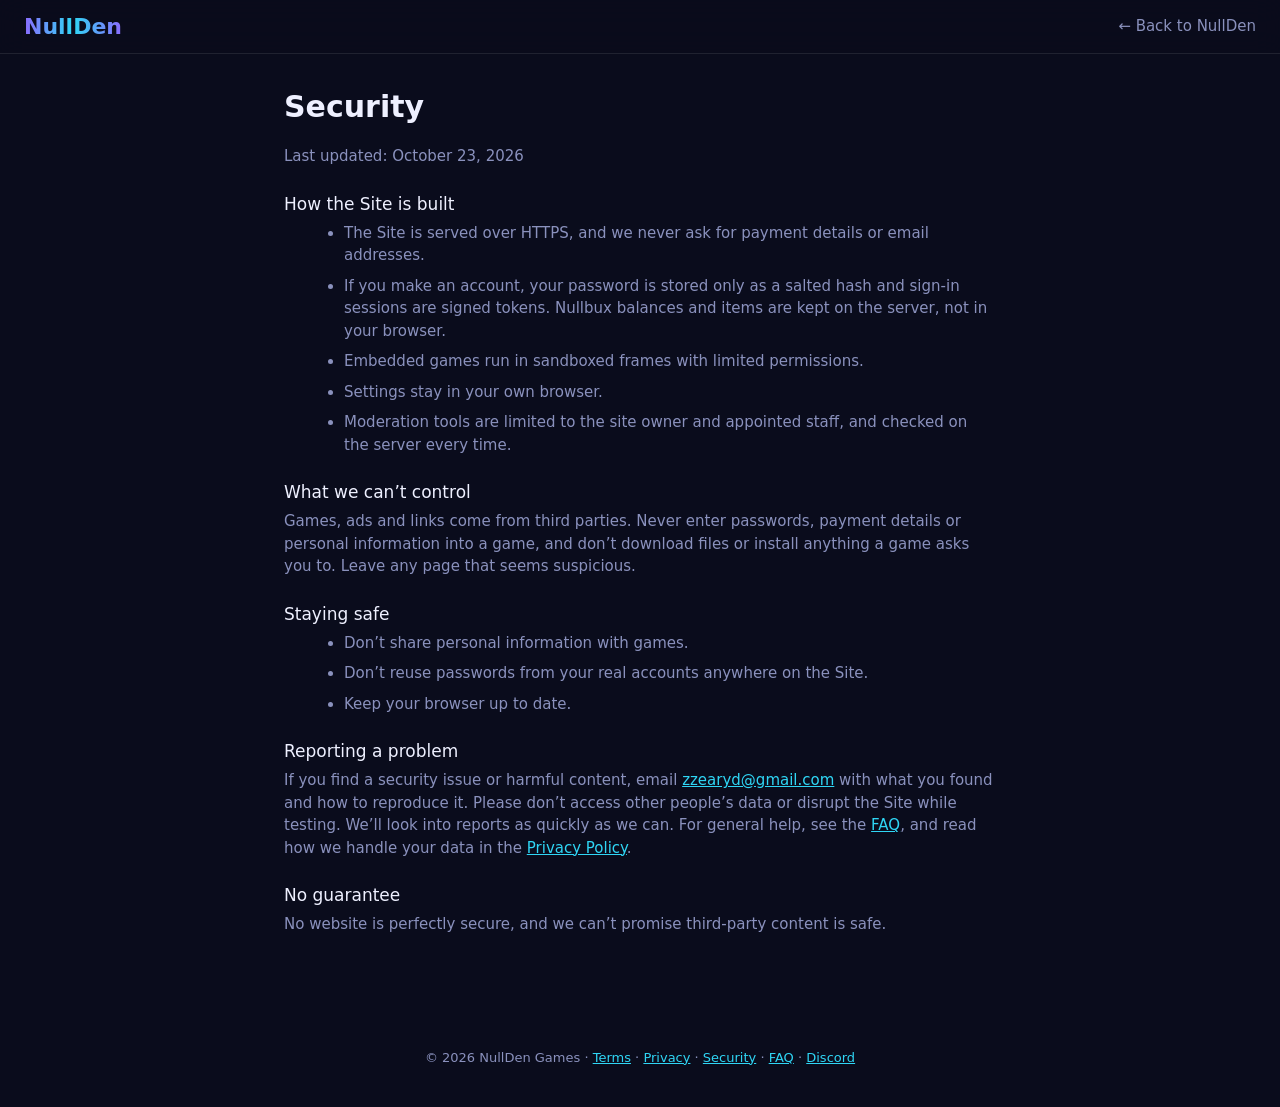
<file: security.html>
<!doctype html><html lang="en" data-theme="midnight"><head><meta charset="utf-8"><meta name="viewport" content="width=device-width,initial-scale=1,viewport-fit=cover"><title>Security · NullDen</title><link rel="stylesheet" href="style.css?v=16">
<script>try{document.documentElement.dataset.theme=JSON.parse(localStorage.nd).theme||'midnight'}catch(e){}</script></head><body>
<div id="bg"><i></i><i></i><i></i></div>
<header><a class="logo" href="index.html">NullDen</a><a class="back" href="index.html">← Back to NullDen</a></header>
<main class="legal"><h1>Security</h1><p>Last updated: October 23, 2026</p>
<h2>How the Site is built</h2><ul><li>The Site is served over HTTPS, and we never ask for payment details or email addresses.</li><li>If you make an account, your password is stored only as a salted hash and sign-in sessions are signed tokens. Nullbux balances and items are kept on the server, not in your browser.</li><li>Embedded games run in sandboxed frames with limited permissions.</li><li>Settings stay in your own browser.</li><li>Moderation tools are limited to the site owner and appointed staff, and checked on the server every time.</li></ul>
<h2>What we can’t control</h2><p>Games, ads and links come from third parties. Never enter passwords, payment details or personal information into a game, and don’t download files or install anything a game asks you to. Leave any page that seems suspicious.</p>
<h2 id="staying-safe">Staying safe</h2><ul><li>Don’t share personal information with games.</li><li>Don’t reuse passwords from your real accounts anywhere on the Site.</li><li>Keep your browser up to date.</li></ul>
<h2 id="reporting">Reporting a problem</h2><p>If you find a security issue or harmful content, email <a href="mailto:zzearyd@gmail.com">zzearyd@gmail.com</a> with what you found and how to reproduce it. Please don’t access other people’s data or disrupt the Site while testing. We’ll look into reports as quickly as we can. For general help, see the <a href="faq.html">FAQ</a>, and read how we handle your data in the <a href="privacy.html">Privacy Policy</a>.</p>
<h2>No guarantee</h2><p>No website is perfectly secure, and we can’t promise third-party content is safe.</p></main>
<footer>© 2026 NullDen Games · <a href="terms.html">Terms</a> · <a href="privacy.html">Privacy</a> · <a href="security.html">Security</a> · <a href="faq.html">FAQ</a> · <a href="https://discord.gg/y7AWHwgT5" target="_blank" rel="noopener">Discord</a></footer>
</body></html>
</file>
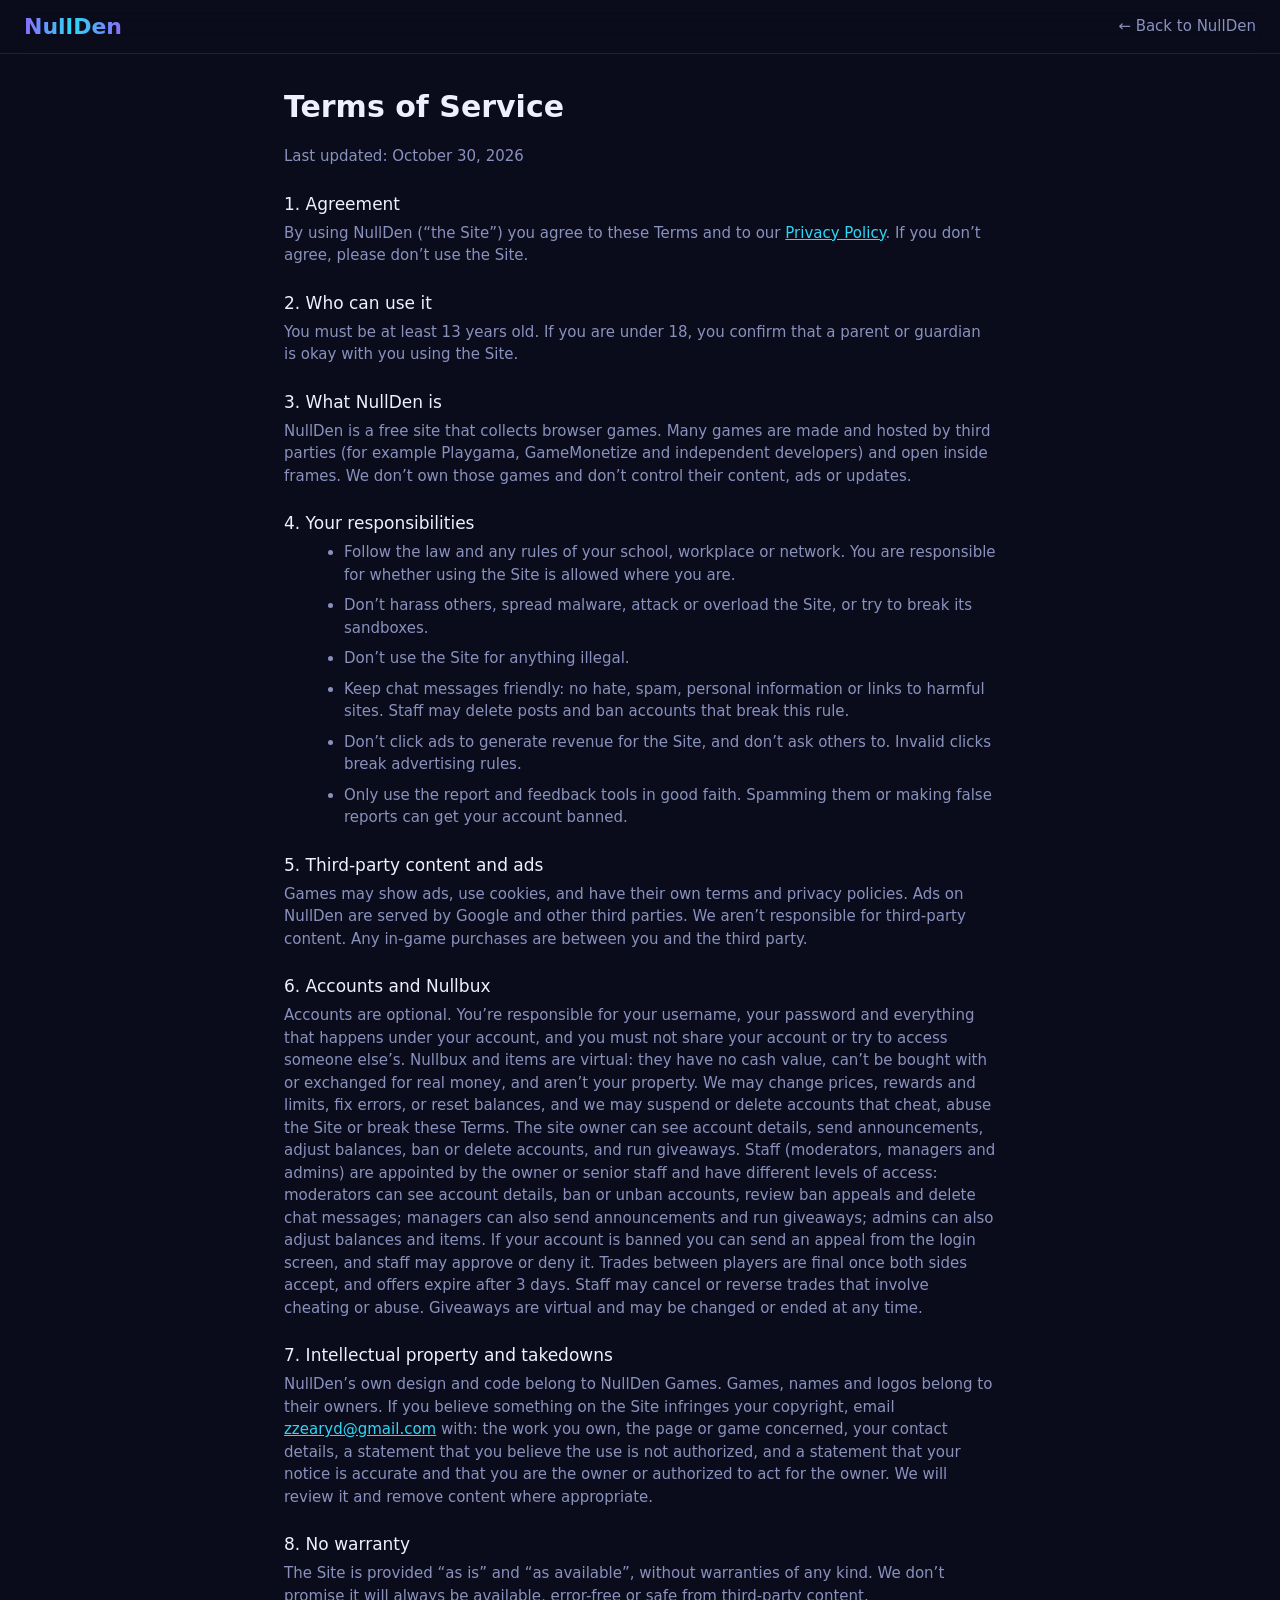
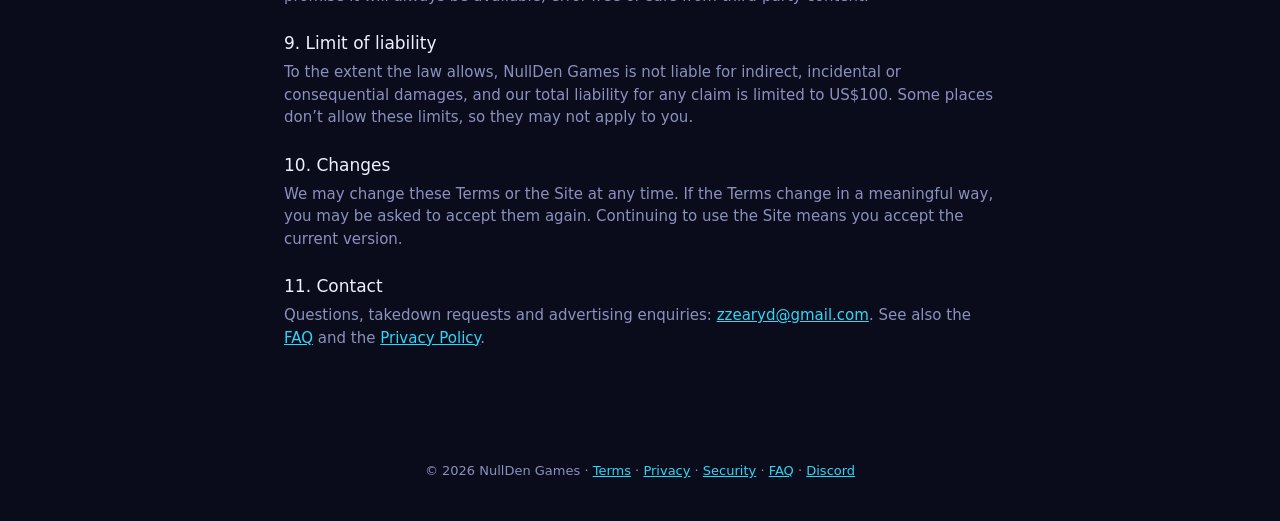
<file: terms.html>
<!doctype html><html lang="en" data-theme="midnight"><head><meta charset="utf-8"><meta name="viewport" content="width=device-width,initial-scale=1,viewport-fit=cover"><title>Terms of Service · NullDen</title><link rel="stylesheet" href="style.css?v=16">
<script>try{document.documentElement.dataset.theme=JSON.parse(localStorage.nd).theme||'midnight'}catch(e){}</script></head><body>
<div id="bg"><i></i><i></i><i></i></div>
<header><a class="logo" href="index.html">NullDen</a><a class="back" href="index.html">← Back to NullDen</a></header>
<main class="legal"><h1>Terms of Service</h1><p>Last updated: October 30, 2026</p>
<h2>1. Agreement</h2><p>By using NullDen (“the Site”) you agree to these Terms and to our <a href="privacy.html">Privacy Policy</a>. If you don’t agree, please don’t use the Site.</p>
<h2 id="who-can-use-it">2. Who can use it</h2><p>You must be at least 13 years old. If you are under 18, you confirm that a parent or guardian is okay with you using the Site.</p>
<h2>3. What NullDen is</h2><p>NullDen is a free site that collects browser games. Many games are made and hosted by third parties (for example Playgama, GameMonetize and independent developers) and open inside frames. We don’t own those games and don’t control their content, ads or updates.</p>
<h2 id="responsibilities">4. Your responsibilities</h2><ul><li>Follow the law and any rules of your school, workplace or network. You are responsible for whether using the Site is allowed where you are.</li><li>Don’t harass others, spread malware, attack or overload the Site, or try to break its sandboxes.</li><li>Don’t use the Site for anything illegal.</li><li>Keep chat messages friendly: no hate, spam, personal information or links to harmful sites. Staff may delete posts and ban accounts that break this rule.</li><li>Don’t click ads to generate revenue for the Site, and don’t ask others to. Invalid clicks break advertising rules.</li><li>Only use the report and feedback tools in good faith. Spamming them or making false reports can get your account banned.</li></ul>

<h2>5. Third-party content and ads</h2><p>Games may show ads, use cookies, and have their own terms and privacy policies. Ads on NullDen are served by Google and other third parties. We aren’t responsible for third-party content. Any in-game purchases are between you and the third party.</p>
<h2 id="accounts-and-nullbux">6. Accounts and Nullbux</h2><p>Accounts are optional. You’re responsible for your username, your password and everything that happens under your account, and you must not share your account or try to access someone else’s. Nullbux and items are virtual: they have no cash value, can’t be bought with or exchanged for real money, and aren’t your property. We may change prices, rewards and limits, fix errors, or reset balances, and we may suspend or delete accounts that cheat, abuse the Site or break these Terms. The site owner can see account details, send announcements, adjust balances, ban or delete accounts, and run giveaways. Staff (moderators, managers and admins) are appointed by the owner or senior staff and have different levels of access: moderators can see account details, ban or unban accounts, review ban appeals and delete chat messages; managers can also send announcements and run giveaways; admins can also adjust balances and items. If your account is banned you can send an appeal from the login screen, and staff may approve or deny it. Trades between players are final once both sides accept, and offers expire after 3 days. Staff may cancel or reverse trades that involve cheating or abuse. Giveaways are virtual and may be changed or ended at any time.</p><h2 id="takedowns">7. Intellectual property and takedowns</h2><p>NullDen’s own design and code belong to NullDen Games. Games, names and logos belong to their owners. If you believe something on the Site infringes your copyright, email <a href="mailto:zzearyd@gmail.com">zzearyd@gmail.com</a> with: the work you own, the page or game concerned, your contact details, a statement that you believe the use is not authorized, and a statement that your notice is accurate and that you are the owner or authorized to act for the owner. We will review it and remove content where appropriate.</p>
<h2>8. No warranty</h2><p>The Site is provided “as is” and “as available”, without warranties of any kind. We don’t promise it will always be available, error-free or safe from third-party content.</p>
<h2>9. Limit of liability</h2><p>To the extent the law allows, NullDen Games is not liable for indirect, incidental or consequential damages, and our total liability for any claim is limited to US$100. Some places don’t allow these limits, so they may not apply to you.</p>
<h2>10. Changes</h2><p>We may change these Terms or the Site at any time. If the Terms change in a meaningful way, you may be asked to accept them again. Continuing to use the Site means you accept the current version.</p>
<h2>11. Contact</h2><p>Questions, takedown requests and advertising enquiries: <a href="mailto:zzearyd@gmail.com">zzearyd@gmail.com</a>. See also the <a href="faq.html">FAQ</a> and the <a href="privacy.html">Privacy Policy</a>.</p></main>
<footer>© 2026 NullDen Games · <a href="terms.html">Terms</a> · <a href="privacy.html">Privacy</a> · <a href="security.html">Security</a> · <a href="faq.html">FAQ</a> · <a href="https://discord.gg/y7AWHwgT5" target="_blank" rel="noopener">Discord</a></footer>
</body></html>
</file>
<file: style.css>
*{box-sizing:border-box;margin:0}
html{--f:'Unbounded',system-ui,sans-serif}
[data-theme=midnight]{--bg:#0a0c1c;--card:#141836cc;--tx:#eef0ff;--mu:#8a91bd;--a:#8b6bff;--b:#2fd6f5;--ln:#ffffff18}
[data-theme=neon]{--bg:#07000f;--card:#1a0630cc;--tx:#ffeaff;--mu:#b58ad6;--a:#ff2bd6;--b:#00ffa3;--ln:#ff2bd633}
[data-theme=sunset]{--bg:#1a0b12;--card:#2e1420cc;--tx:#fff1ea;--mu:#d49a8a;--a:#ff6b4a;--b:#ffc14a;--ln:#ffffff1c}
[data-theme=forest]{--bg:#08140e;--card:#102a1ccc;--tx:#e9fff1;--mu:#86b79b;--a:#34d399;--b:#a3e635;--ln:#ffffff18}
[data-theme=light]{--bg:#f2f4fb;--card:#ffffffcc;--tx:#161a2e;--mu:#68708f;--a:#5b6cff;--b:#00b4d8;--ln:#0000001a}
[data-theme=docs]{--bg:#fff;--card:#fff;--tx:#202124;--mu:#5f6368;--a:#1a73e8;--b:#1a73e8;--ln:#dadce0}
body{background:var(--bg);color:var(--tx);font:15px/1.5 system-ui,sans-serif;min-height:100vh;transition:background .4s}
button,select,input{font:inherit;color:inherit}
#bg{position:fixed;inset:0;z-index:-1;overflow:hidden}
#bg i{position:absolute;width:55vmax;height:55vmax;border-radius:50%;filter:blur(90px);opacity:.35;animation:fl 18s ease-in-out infinite alternate}
#bg i:nth-child(1){background:var(--a);top:-20%;left:-10%}
#bg i:nth-child(2){background:var(--b);bottom:-30%;right:-10%;animation-delay:-6s}
#bg i:nth-child(3){background:var(--a);top:30%;left:40%;opacity:.18;animation-delay:-12s}
@keyframes fl{to{transform:translate(8vmax,6vmax) scale(1.2)}}
.nofx #bg,.nofx #sparks{display:none}
header{position:sticky;top:0;z-index:5;display:flex;gap:16px;align-items:center;justify-content:space-between;flex-wrap:wrap;padding:14px 24px;background:color-mix(in srgb,var(--bg) 70%,transparent);backdrop-filter:blur(14px);border-bottom:1px solid var(--ln)}
.logo{font:700 22px var(--f);background:linear-gradient(90deg,var(--a),var(--b),var(--a));background-size:200%;-webkit-background-clip:text;background-clip:text;color:transparent;animation:sh 4s linear infinite}
@keyframes sh{to{background-position:-200% 0}}
nav{display:flex;gap:4px;flex-wrap:wrap}
nav button{background:none;border:0;border-radius:99px;padding:8px 16px;color:var(--mu);cursor:pointer;transition:.2s}
nav button:hover{color:var(--tx)}
nav .on{background:var(--tx);color:var(--bg)}
main{max-width:1100px;margin:0 auto;padding:36px 24px 80px}
h1{font:700 clamp(26px,5vw,44px)/1.1 var(--f);margin-bottom:22px}
h3{font:500 15px var(--f);margin-bottom:12px}
input,select{background:var(--card);border:1px solid var(--ln);border-radius:12px;padding:10px 14px;outline:0}
input:focus,select:focus,button:focus-visible{outline:2px solid var(--a);outline-offset:2px}
#q{width:100%;max-width:420px;margin-bottom:24px}
.grid{display:grid;grid-template-columns:repeat(auto-fill,minmax(190px,1fr));gap:16px}
.card{display:flex;flex-direction:column;text-align:left;padding:10px 10px 14px;border-radius:20px;border:1px solid var(--ln);cursor:pointer;background:radial-gradient(260px circle at var(--x,50%) var(--y,-50%),color-mix(in srgb,var(--a) 30%,transparent),transparent 70%),var(--card);transition:transform .15s,border-color .2s}
.card:hover{border-color:var(--a)}
.card>*{display:block}
.thumb{height:110px;border-radius:12px;display:grid!important;place-items:center;font-size:52px;background:linear-gradient(135deg,color-mix(in srgb,var(--a) 35%,transparent),color-mix(in srgb,var(--b) 25%,transparent));margin-bottom:10px}
.card b{padding:0 6px;font-weight:600}
.card small{padding:0 6px;color:var(--mu)}
.panel{background:var(--card);border:1px solid var(--ln);border-radius:20px;padding:20px;margin-bottom:16px}
.two{display:grid;grid-template-columns:repeat(auto-fit,minmax(280px,1fr));gap:16px;margin-bottom:16px}
.two .panel{margin:0}
.row{display:flex;gap:10px;align-items:center;flex-wrap:wrap;margin:8px 0}
.row input[type=checkbox]{width:18px;height:18px;accent-color:var(--a)}
small{color:var(--mu)}
kbd{background:var(--ln);border-radius:6px;padding:0 6px}
.btn{background:linear-gradient(135deg,var(--a),var(--b));color:#fff;border:0;border-radius:12px;padding:10px 18px;font-weight:600;cursor:pointer}
.sw{display:flex;gap:10px;flex-wrap:wrap}
.sw button{background:linear-gradient(135deg,var(--a),var(--b));border:0;border-radius:14px;padding:14px 20px;color:#fff;font-weight:600;cursor:pointer;text-transform:capitalize;text-shadow:0 1px 3px #0008}
.sw .on{outline:3px solid var(--tx);outline-offset:3px}
#player{position:fixed;inset:0;z-index:20;background:var(--bg);display:flex;flex-direction:column}
#player[hidden]{display:none}
.bar{display:flex;justify-content:space-between;align-items:center;padding:10px 20px;border-bottom:1px solid var(--ln)}
.bar button{background:var(--card);border:1px solid var(--ln);border-radius:10px;padding:6px 12px;cursor:pointer;margin-left:6px}
#stage{flex:1;display:grid;place-items:center;min-height:0;padding:12px}
#stage canvas{max-width:100%;max-height:100%;border-radius:16px;background:#0008;border:1px solid var(--ln);touch-action:none}
#stage iframe{width:100%;height:100%;border:0;border-radius:12px;background:#000}
.mem{display:grid;grid-template-columns:repeat(4,1fr);gap:10px;width:min(90vw,380px)}
.mem button{aspect-ratio:1;font-size:36px;border-radius:14px;border:1px solid var(--ln);background:var(--card);cursor:pointer}
.mem .ok{background:color-mix(in srgb,var(--b) 30%,transparent)}
.rt{height:120px;border-radius:14px;display:grid;place-items:center;background:var(--a);color:#fff;cursor:pointer;user-select:none;font-weight:600;text-align:center}
.rt[data-s=w]{background:#e5484d}
.rt[data-s=go]{background:#22c55e}
.breath{width:90px;height:90px;margin:30px auto;border-radius:50%;background:radial-gradient(var(--b),var(--a));animation:br 8s ease-in-out infinite}
@keyframes br{50%{transform:scale(1.7)}}
#sparks{position:fixed;inset:0;pointer-events:none;z-index:30}
.d .logo{animation:none;background:none;color:var(--tx);font:500 18px system-ui}
.d .grid{grid-template-columns:1fr;gap:0}
.d .card{flex-direction:row;gap:12px;border-radius:0;border:0;border-bottom:1px solid var(--ln);background:none;padding:10px 4px;transform:none!important}
.d .thumb{display:none!important}
.d h1{font:400 24px system-ui}
.d h3{font:500 15px system-ui}
.d .panel{border-radius:8px}
@media(prefers-reduced-motion:reduce){#bg i,.logo,.breath{animation:none}}

.thumb{position:relative;overflow:hidden}
.thumb img{position:absolute;inset:0;width:100%;height:100%;object-fit:cover}

.chips{display:flex;gap:8px;flex-wrap:wrap;margin-bottom:20px}
.chips button{background:var(--card);border:1px solid var(--ln);border-radius:99px;padding:6px 14px;cursor:pointer;text-transform:capitalize}
.chips .on{background:var(--tx);color:var(--bg)}
#more:not([hidden]){display:block;margin:24px auto 0}
#ps{display:none;position:absolute;top:0;left:50%;transform:translateX(-50%);z-index:25;background:var(--card);border:1px solid var(--ln);border-top:0;border-radius:0 0 10px 10px;padding:2px 14px;font-size:12px;opacity:.35;cursor:pointer}
#ps:hover{opacity:1}
#player.min #ps{display:block}
#player.min .bar{display:none}
#player.min #stage{padding:0}

/* NullDen: denser grid, mobile layout, consent gate, footer, AI chat */
.logo{user-select:none;-webkit-user-select:none;text-decoration:none}
.grid{grid-template-columns:repeat(auto-fill,minmax(150px,1fr));gap:12px}
.card{padding:6px 6px 10px;border-radius:16px}
.thumb{height:auto!important;aspect-ratio:16/10;font-size:34px;margin-bottom:6px}
.card b{font-size:13px;padding:0 4px;white-space:nowrap;overflow:hidden;text-overflow:ellipsis}
.card small{font-size:11px;padding:0 4px;white-space:nowrap;overflow:hidden;text-overflow:ellipsis}
footer{text-align:center;color:var(--mu);font-size:13px;padding:24px 16px 40px}
footer a,.legal a{color:var(--b)}
#gate{position:fixed;inset:0;z-index:60;display:grid;place-items:center;padding:16px;overflow:auto;background:color-mix(in srgb,var(--bg) 60%,transparent);backdrop-filter:blur(8px)}
#gate[hidden],#app[hidden]{display:none}
.gcard{max-width:520px;background:var(--card);border:1px solid var(--ln);border-radius:24px;padding:28px}
.gcard h1{font-size:28px}
.gcard ul{margin:0 0 16px 18px;color:var(--mu)}
.gcard a{color:var(--b)}
.gcard .btn{width:100%;margin-top:10px}
.gcard .btn:disabled{opacity:.45;cursor:not-allowed}
#no{width:100%;margin-top:8px;background:none;border:0;color:var(--mu);cursor:pointer}
.legal{max-width:760px}
.legal h1{font-size:30px}
.legal h2{font:500 17px var(--f);margin:26px 0 8px}
.legal p,.legal li{color:var(--mu);margin-bottom:8px}
.legal ul{margin-left:20px}
.back{color:var(--mu);text-decoration:none}
#player{padding-top:env(safe-area-inset-top)}
@media(max-width:640px){
header{padding:10px 14px}
main{padding:18px 12px 24px}
h1{font-size:26px}
.grid{grid-template-columns:repeat(3,1fr);gap:8px}
.card{padding:5px 5px 8px;border-radius:14px}
.card small{display:none}
.thumb{font-size:26px}
footer{padding-bottom:96px}
nav{position:fixed;bottom:0;left:0;right:0;z-index:6;justify-content:space-around;padding:8px 8px calc(8px + env(safe-area-inset-bottom));background:color-mix(in srgb,var(--bg) 88%,transparent);backdrop-filter:blur(14px);border-top:1px solid var(--ln)}
nav button{flex:1;padding:10px 4px}
.bar{padding:8px 10px}
.bar button{padding:6px 8px;font-size:13px}
.two{grid-template-columns:1fr}
.sw button{padding:10px 14px}
}

/* rotating badge, rotating hero word, favorites */
.brand{display:flex;align-items:center;gap:10px}
.spin{width:54px;height:54px;flex:none}
.spin circle.r{fill:var(--card);stroke:var(--a);stroke-width:2}
.spin g{transform-origin:50px 50px;animation:rot 14s linear infinite}
@keyframes rot{to{transform:rotate(360deg)}}
.spin text{font:700 9px system-ui;fill:var(--tx)}
.spin .c{font-size:22px}
.d .spin{display:none}
.hero{margin-bottom:18px}
.hero h1{margin-bottom:6px}
.rot{display:inline-block;background:linear-gradient(90deg,var(--a),var(--b));-webkit-background-clip:text;background-clip:text;color:transparent}
.rot.in{animation:up .5s cubic-bezier(.2,.8,.2,1)}
@keyframes up{from{transform:translateY(60%);opacity:0}}
.sub{color:var(--mu)}
.sub b{color:var(--tx);font-variant-numeric:tabular-nums}
.surp{margin-left:10px;background:var(--card);border:1px solid var(--ln);border-radius:99px;padding:4px 12px;cursor:pointer}
.card{position:relative}
.hrt{position:absolute;top:12px;right:12px;z-index:2;width:28px;height:28px;display:grid!important;place-items:center;border-radius:50%;background:#0007;color:#fffa;font-size:15px;opacity:0;transition:.15s}
.card:hover .hrt,.hrt.on{opacity:1}
.hrt.on{color:#ff5a7a}
@media(hover:none){.hrt{opacity:1}}
.d .hrt{display:none!important}
@media(max-width:640px){.spin{width:42px;height:42px}.hrt{top:9px;right:9px;width:24px;height:24px;font-size:13px}}
@media(prefers-reduced-motion:reduce){.spin g,.rot.in{animation:none}}

/* mobile fixes, header, player bar, accounts and shop */
html{overflow-x:clip;-webkit-text-size-adjust:100%}
body{overflow-x:clip;max-width:100%}
input,select{max-width:100%}
.card{min-width:0}
.card b{white-space:normal;display:-webkit-box;-webkit-line-clamp:2;-webkit-box-orient:vertical;overflow:hidden;line-height:1.25;min-height:2.5em}
header{transition:transform .25s}
#bux{background:var(--card);border:1px solid var(--ln);border-radius:99px;padding:6px 14px;font-weight:600;cursor:pointer;white-space:nowrap}
#player{height:100dvh}
.bar{flex-wrap:wrap;gap:8px}
.bar>span{display:flex;flex-wrap:wrap;gap:6px;justify-content:flex-end}
.bar button{margin-left:0}
#pt{flex:1;min-width:0;white-space:nowrap;overflow:hidden;text-overflow:ellipsis}
nav button::before{content:attr(data-i);display:none}
.items{display:grid;grid-template-columns:repeat(auto-fill,minmax(130px,1fr));gap:12px;margin-bottom:24px}
.item{background:var(--card);border:1px solid var(--ln);border-radius:16px;padding:14px;display:flex;flex-direction:column;align-items:center;gap:4px;text-align:center;min-width:0}
.item .ie{font-size:40px}
.item small{text-transform:capitalize}
.item .btn{margin-top:6px;width:100%;padding:8px}
.item .btn:disabled{opacity:.4;cursor:not-allowed}
.btn.alt{background:var(--ln);color:var(--tx)}
.item.rare{border-color:#3b82f6}
.item.epic{border-color:#a855f7}
.item.legendary{border-color:#f59e0b;box-shadow:0 0 18px #f59e0b44}
.item.crate{border-style:dashed;border-color:var(--a)}
.big{font:700 34px var(--f);margin:4px 0}
.sh{font:500 18px var(--f);margin:8px 0 12px}
.credit{text-align:center;color:var(--mu);margin:24px 0 8px}
#toast{position:fixed;left:50%;bottom:90px;transform:translate(-50%,20px);background:var(--tx);color:var(--bg);padding:10px 18px;border-radius:99px;opacity:0;pointer-events:none;transition:.25s;z-index:70;font-weight:600;max-width:90vw;text-align:center}
#toast.on{opacity:1;transform:translate(-50%,0)}
@media(max-width:640px){
body{font-size:16px}
input,select{font-size:16px}
header{padding:8px 12px;padding-top:calc(8px + env(safe-area-inset-top));backdrop-filter:none;-webkit-backdrop-filter:none;background:var(--bg)}
header.hide{transform:translateY(-100%)}
.spin{width:34px;height:34px}
.logo{font-size:19px}
#bux{padding:5px 12px;font-size:14px}
.grid{grid-template-columns:repeat(auto-fill,minmax(104px,1fr))}
.card b{font-size:13px}
nav{backdrop-filter:none;-webkit-backdrop-filter:none;background:var(--bg);padding:6px 4px calc(6px + env(safe-area-inset-bottom))}
nav button{display:flex;flex-direction:column;align-items:center;gap:2px;font-size:11px;padding:6px 2px;border-radius:12px}
nav button::before{display:block;font-size:20px}
nav .on{background:none;color:var(--a)}
#bg i{animation:none;filter:blur(60px)}
#toast{bottom:84px}
.items{grid-template-columns:repeat(2,minmax(0,1fr))}
}

/* settings, strip, sizes, panic button */
[data-theme=custom]{--bg:#0b0b14;--card:#15151fcc;--tx:#f0f0ff;--mu:#9a9ab8;--a:#8b6bff;--b:#2fd6f5;--ln:#ffffff18}
.top{display:flex;gap:10px;margin-bottom:16px}
.top #q{margin:0;flex:1;max-width:420px}
.strip{display:flex;gap:10px;overflow-x:auto;padding-bottom:6px;margin-bottom:20px}
.strip .card{flex:0 0 140px}
html[data-size=compact] .grid{grid-template-columns:repeat(auto-fill,minmax(118px,1fr))}
html[data-size=large] .grid{grid-template-columns:repeat(auto-fill,minmax(210px,1fr))}
html[data-text=small] body{font-size:13.5px}
html[data-text=large] body{font-size:17px}
.d .grid{grid-template-columns:1fr!important}
.calm .spin g,.calm .rot.in,.calm .logo,.calm #bg i{animation:none}
#panic{position:fixed;left:10px;bottom:10px;z-index:65;width:34px;height:34px;border-radius:50%;border:1px solid var(--ln);background:var(--card);color:var(--tx);opacity:.55;cursor:pointer}
#ptm{color:var(--mu);font-variant-numeric:tabular-nums;margin:0 6px}
input[type=color]{width:42px;height:34px;padding:2px;cursor:pointer}
@media(max-width:640px){
.strip .card{flex-basis:108px}
.chips{flex-wrap:nowrap;overflow-x:auto;padding-bottom:4px}
.chips button{flex:none}
#panic{bottom:84px}
.top{flex-wrap:wrap}
html[data-size=compact] .grid{grid-template-columns:repeat(auto-fill,minmax(88px,1fr))}
html[data-size=large] .grid{grid-template-columns:repeat(auto-fill,minmax(150px,1fr))}
}

/* owner badge, announcements, players */
.row[hidden]{display:none}
.own{display:inline-block;margin-left:8px;padding:2px 10px;border-radius:99px;font:600 13px system-ui;background:linear-gradient(135deg,#f59e0b,#ef4444);color:#fff;vertical-align:middle;-webkit-text-fill-color:#fff}
#notes{max-width:1100px;margin:0 auto;padding:12px 24px 0}
.note{display:flex;gap:12px;align-items:center;justify-content:space-between;background:var(--card);border:1px solid var(--a);border-radius:14px;padding:10px 14px;margin-bottom:8px;overflow-wrap:anywhere}
.note.gift{border-color:#f59e0b}
.note .btn{padding:6px 14px;flex:none}
.note>button:not(.btn){background:none;border:0;cursor:pointer;color:var(--mu);font-size:18px;flex:none}
.plist{display:flex;flex-wrap:wrap;gap:8px;margin:8px 0 16px}
.pchip{background:var(--card);border:1px solid var(--ln);border-radius:99px;padding:8px 14px;cursor:pointer}
.pchip:hover{border-color:var(--a)}
.prof h4{margin:14px 0 8px;font:500 14px var(--f)}
.rl{margin-left:20px}
.rl li{margin-bottom:4px}
.panel button:not(.btn):not([data-t]),.row>button:not(.btn){background:var(--card);border:1px solid var(--ln);border-radius:12px;padding:8px 14px;cursor:pointer}
.panel button.danger{color:#ef4444;border-color:#ef4444}
@media(max-width:640px){#notes{padding:10px 12px 0}}

/* games page polish */
.chips{flex-wrap:nowrap;overflow-x:auto;scrollbar-width:none;padding-bottom:4px;-webkit-mask-image:linear-gradient(90deg,#000 94%,transparent);mask-image:linear-gradient(90deg,#000 94%,transparent)}
.chips::-webkit-scrollbar{display:none}
.chips button{flex:none;white-space:nowrap;text-transform:capitalize}
.rc{color:var(--mu);margin:-6px 0 14px;min-height:1.4em}
.rc button{margin-left:10px;background:none;border:0;color:var(--b);cursor:pointer;text-decoration:underline;padding:0}
.thumb img{opacity:0;transition:opacity .35s}
.thumb img.ok{opacity:1}
.tag{position:absolute;left:6px;bottom:6px;max-width:calc(100% - 12px);overflow:hidden;text-overflow:ellipsis;white-space:nowrap;font-style:normal;font-size:11px;font-weight:600;padding:2px 8px;border-radius:99px;background:#000a;color:#fff;text-transform:capitalize}
.card small{display:none}
.card.cl small,.d .card small{display:block}
.d .tag{display:none}
.rot{min-width:6.6em}
#so{flex:none}
#top{position:fixed;right:14px;bottom:14px;z-index:15;width:42px;height:42px;border-radius:50%;border:1px solid var(--ln);background:var(--card);color:var(--tx);font-size:18px;cursor:pointer;opacity:0;pointer-events:none;transition:opacity .2s}
#top.on{opacity:1;pointer-events:auto}
@media(max-width:640px){#top{bottom:84px}.rot{min-width:5.6em}}

/* icons */
.ic{flex:none;vertical-align:-3px}
.big .ic{vertical-align:-5px}
.thumb .fb{opacity:.35;width:30px;height:30px}
.hrt svg{pointer-events:none;width:15px;height:15px}
.hrt.on svg{fill:currentColor}
.chips button .ic{vertical-align:-2px;margin-right:3px}
.own .ic{vertical-align:-2px;margin-right:3px}
.own.staff{background:linear-gradient(135deg,#3b82f6,#8b5cf6)}
.item .ie{display:grid;place-items:center;color:var(--b);height:46px}
.item.rare .ie{color:#60a5fa}
.item.epic .ie{color:#c084fc}
.item.legendary .ie{color:#fbbf24}
nav button::before{content:none!important;display:none!important}
.spin .gp{fill:none;stroke:var(--tx);stroke-width:1.6;stroke-linecap:round;stroke-linejoin:round}
.acts{display:flex;gap:8px;align-items:center}
#bux,#stf{display:inline-flex;align-items:center;gap:6px}
#stf[hidden]{display:none}
#stf{background:var(--card);border:1px solid var(--ln);border-radius:99px;padding:7px 10px;cursor:pointer}
.bar button{display:inline-flex;align-items:center;gap:6px}
#panic,#top{display:grid;place-items:center}
#panic[hidden]{display:none}
textarea{width:100%;min-height:84px;background:var(--card);border:1px solid var(--ln);border-radius:12px;padding:10px 14px;color:inherit;font:inherit;resize:vertical}
#apl{margin-top:14px;padding-top:12px;border-top:1px solid var(--ln)}
#apl[hidden]{display:none}
.ap h3 small{font-weight:400}
@media(min-width:641px){nav button{display:inline-flex;align-items:center;gap:8px}}
@media(max-width:640px){nav button .ic{width:22px;height:22px}.bar button span{display:none}.bar button{padding:8px 10px}}
/* reactive-background themes */
[data-theme=nebula]{--bg:#07040f;--card:#150a2acc;--tx:#f3eaff;--mu:#a58bd0;--a:#a855f7;--b:#ec4899;--ln:#ffffff1a}
[data-theme=matrix]{--bg:#020a04;--card:#06160acc;--tx:#d6ffe0;--mu:#5fae78;--a:#00c853;--b:#39ff7a;--ln:#39ff7a22}
[data-theme=synth]{--bg:#0d0221;--card:#1b0b3acc;--tx:#ffe8ff;--mu:#b78bd9;--a:#ff2a6d;--b:#05d9e8;--ln:#ff2a6d33}
[data-theme=ember]{--bg:#120805;--card:#2a130acc;--tx:#fff0e6;--mu:#d19a7a;--a:#ff6a00;--b:#ffd000;--ln:#ffffff1c}
#bgc{position:fixed;inset:0;z-index:-1;pointer-events:none;width:100%;height:100%}
html:not([data-bg=aurora]) #bg{display:none}
/* smooth motion */
html{scroll-behavior:smooth}
@property --ang{syntax:'<angle>';initial-value:0deg;inherits:false}
@keyframes sba{to{--ang:360deg}}
@keyframes vin{from{opacity:0;transform:translateY(14px)}}
@keyframes rise{from{opacity:0;transform:translateY(16px) scale(.97)}}
@keyframes pin{from{opacity:0;transform:scale(.985)}}
@keyframes ndrop{from{opacity:0;transform:translateY(-10px)}}
@keyframes bw{from{opacity:0;filter:blur(10px);transform:translateY(12px)}}
@keyframes rip{to{transform:scale(2.6);opacity:0}}
@keyframes pop{40%{transform:scale(1.14)}}
.vin>*{animation:vin .5s cubic-bezier(.2,.8,.2,1) backwards}
.vin>*:nth-child(2){animation-delay:0.06s}
.vin>*:nth-child(3){animation-delay:0.12s}
.vin>*:nth-child(4){animation-delay:0.18s}
.vin>*:nth-child(5){animation-delay:0.24s}
.vin>*:nth-child(6){animation-delay:0.30s}
.vin>*:nth-child(7){animation-delay:0.36s}
.vin>*:nth-child(8){animation-delay:0.42s}
.items>*{animation:rise .45s cubic-bezier(.2,.8,.2,1) backwards}
.items>*:nth-child(2){animation-delay:0.04s}
.items>*:nth-child(3){animation-delay:0.08s}
.items>*:nth-child(4){animation-delay:0.12s}
.items>*:nth-child(5){animation-delay:0.16s}
.items>*:nth-child(6){animation-delay:0.20s}
.items>*:nth-child(7){animation-delay:0.24s}
.items>*:nth-child(8){animation-delay:0.28s}
.items>*:nth-child(9){animation-delay:0.32s}
.items>*:nth-child(10){animation-delay:0.36s}
.items>*:nth-child(11){animation-delay:0.40s}
.items>*:nth-child(12){animation-delay:0.44s}
.card{overflow:hidden;animation:rise .5s cubic-bezier(.2,.8,.2,1) backwards;transition:transform .2s,border-color .3s,background-color .4s}
.card::after{content:"";position:absolute;inset:0;border-radius:inherit;background:linear-gradient(115deg,transparent 40%,rgba(255,255,255,.14) 50%,transparent 60%);transform:translateX(-120%);transition:transform .7s;pointer-events:none}
.card:hover::after{transform:translateX(120%)}
.thumb img{transition:opacity .35s,transform .6s cubic-bezier(.2,.8,.2,1)}
.card:hover .thumb img{transform:scale(1.06)}
.bw{display:inline-block;animation:bw .6s cubic-bezier(.2,.8,.2,1) backwards}
.note{animation:ndrop .45s cubic-bezier(.2,.8,.2,1) backwards}
#player:not([hidden]){animation:pin .3s cubic-bezier(.2,.8,.2,1)}
#bux.pop{animation:pop .45s}
.sb{border:2px solid transparent!important;background:linear-gradient(var(--bg),var(--bg)) padding-box,conic-gradient(from var(--ang),var(--a),var(--b),var(--a)) border-box!important;animation:sba 4s linear infinite}
.btn{position:relative;overflow:hidden}
.rip{position:absolute;border-radius:50%;background:#ffffff55;transform:scale(0);animation:rip .65s ease-out;pointer-events:none}
.btn,.chips button,.panel button,nav button,.surp,.pchip{transition:transform .2s cubic-bezier(.2,.8,.2,1),box-shadow .25s,background-color .25s,color .25s,border-color .25s,opacity .25s}
.btn:hover:not(:disabled){transform:translateY(-1px);box-shadow:0 8px 22px color-mix(in srgb,var(--a) 35%,transparent)}
button:active:not(:disabled):not(.card){transform:scale(.97)}
input,select,textarea{transition:border-color .2s,box-shadow .2s}
input:focus,select:focus,textarea:focus{box-shadow:0 0 0 3px color-mix(in srgb,var(--a) 30%,transparent)}
body,header,.panel,nav,#bux,.gcard{transition:background-color .4s,border-color .4s,color .4s}
.calm *,.calm *::before,.calm *::after{animation-duration:.01ms!important;animation-delay:0s!important;transition-duration:.01ms!important;scroll-behavior:auto!important}
@media(prefers-reduced-motion:reduce){*,*::before,*::after{animation-duration:.01ms!important;animation-delay:0s!important;transition-duration:.01ms!important;scroll-behavior:auto!important}}

/* ===== v2: calmer look, home rails, roles, forums ===== */
.logo{animation:none;background-size:100%}
.btn{background:var(--a)}
.btn:hover:not(:disabled){box-shadow:none;transform:none;filter:brightness(1.12)}
.card::after{display:none}
#bg i{animation:none;opacity:.16}
#bg i:nth-child(3){opacity:.07}
.hh{display:flex;flex-wrap:wrap;gap:16px 24px;align-items:flex-end;justify-content:space-between;margin-bottom:28px}
.hh h1{margin:0 0 6px}
.hs{display:flex;gap:10px;flex:1;justify-content:flex-end;min-width:min(100%,300px)}
.hs #q{margin:0;max-width:380px;flex:1}
.hs .surp{margin:0;white-space:nowrap;display:inline-flex;align-items:center;gap:6px}
.hero .bk{display:inline-flex;align-items:center;gap:4px;margin:0 0 14px}
.rw{margin-bottom:34px}
.rh{display:flex;align-items:center;gap:12px;margin-bottom:10px}
.rh h2{font:600 18px/1.2 var(--f);letter-spacing:-.01em}
.rh small{margin-right:auto}
.rh .va{background:none;border:1px solid var(--ln);border-radius:99px;padding:5px 14px;cursor:pointer;font-size:13px}
.rh .va:hover{border-color:var(--a)}
.rh .ar{display:flex;gap:6px}
.rh .ar button{width:32px;height:32px;display:grid;place-items:center;border-radius:50%;background:var(--card);border:1px solid var(--ln);cursor:pointer}
.rh .ar button:hover{border-color:var(--a)}
.rail{display:flex;gap:14px;overflow-x:auto;scroll-snap-type:x proximity;scrollbar-width:none;padding:4px 2px 12px;margin:0 -2px}
.rail::-webkit-scrollbar{display:none}
.rail .card{flex:0 0 176px;scroll-snap-align:start}
.rw.lg .card{flex-basis:248px}
.d .rh .ar{display:none}
@media(hover:none){.rh .ar{display:none}}
@media(max-width:640px){.rail .card{flex-basis:132px}.rw.lg .card{flex-basis:168px}.hs{justify-content:stretch}}
.own.r4{background:#b7791f}.own.r3{background:#c0392b}.own.r2{background:#0f8b8d}.own.r1{background:#3b6fd4}
.forum{display:grid;grid-template-columns:220px 1fr;gap:16px;align-items:start}
.fch{display:flex;flex-direction:column;gap:4px;position:sticky;top:84px}
.fch button{text-align:left;background:none;border:1px solid transparent;border-radius:12px;padding:10px 12px;cursor:pointer;display:flex;flex-direction:column;gap:2px}
.fch button small{font-size:12px}
.fch .on{background:var(--card);border-color:var(--ln)}
.fmain{background:var(--card);border:1px solid var(--ln);border-radius:20px;display:flex;flex-direction:column;height:clamp(360px,72dvh,640px);overflow:hidden}
.fmsgs{flex:1;overflow-y:auto;padding:6px 18px}
.msg{display:grid;grid-template-columns:36px 1fr;gap:12px;padding:12px 0}
.msg+.msg{border-top:1px solid var(--ln)}
.av{width:36px;height:36px;border-radius:50%;display:grid;place-items:center;font:600 14px var(--f);font-style:normal;background:hsl(var(--h) 40% 36%);color:#fff;text-transform:uppercase}
.mh{display:flex;gap:8px;align-items:center;flex-wrap:wrap}
.mh b{font-weight:600}.mh small{font-size:12px}
.mh .own{margin-left:0;font-size:11px;padding:1px 8px}
.mx{margin-left:auto;background:none;border:0;color:var(--mu);cursor:pointer;opacity:.6}
.mx:hover{opacity:1;color:#ef4444}
.msg p{overflow-wrap:anywhere;white-space:pre-wrap;margin-top:2px}
.fe{color:var(--mu);text-align:center;padding:40px 0}
.fcomp{display:flex;gap:10px;padding:12px;border-top:1px solid var(--ln)}
.fcomp input{flex:1;min-width:0}
.fcomp :disabled{opacity:.5;cursor:not-allowed}
@media(max-width:760px){.forum{grid-template-columns:1fr}.fch{flex-direction:row;overflow-x:auto;position:static}.fch button{flex:none}.fch small{display:none}}


/* home: rotating genre word and genre sidebar */
button.rot{border:0;padding:0;font:inherit;cursor:pointer;text-align:left}
button.rot:hover{text-decoration:underline;text-decoration-color:var(--a);text-underline-offset:6px}
/* home: ad space (banner on normal screens, floating card in the left margin on wide ones) */
.adv{display:flex;flex-wrap:wrap;align-items:center;gap:4px 14px;margin:0 0 26px;padding:12px 18px;border-radius:14px;font-size:14px;color:var(--mu)}
.adv b{font:600 15px var(--f);color:var(--tx)}
.adv a{color:var(--b);overflow-wrap:anywhere}
.d .adv{display:none}
@media(min-width:1520px){.adv{flex-direction:column;align-items:stretch;flex-wrap:nowrap;gap:8px;position:fixed;z-index:4;top:140px;left:calc((100vw - 1100px)/2 - 188px);width:164px;margin:0;padding:18px 16px;border-radius:18px;line-height:1.45;animation:sba 4s linear infinite,advf 6s ease-in-out infinite}.adv b{font-size:16px;line-height:1.2}}
@keyframes advf{50%{transform:translateY(-8px)}}

/* pill nav: keep the active label readable on hover */
nav button.on:hover{background:var(--tx);color:var(--bg)}
@media(max-width:640px){nav button.on:hover{background:none;color:var(--a)}}
/* discreet mode: a plain file manager */
html.d{--f:system-ui,-apple-system,'Segoe UI',Roboto,sans-serif}
.d header{background:#fff;backdrop-filter:none;padding:6px 20px}
.d nav{gap:0}
.d nav button{border-radius:0;padding:12px 16px}
.d nav button:hover{background:#f1f3f4;color:var(--tx)}
.d nav button.on,.d nav button.on:hover{background:none;color:var(--a);box-shadow:inset 0 -3px var(--a)}
.d nav button .ic,.d #bux,.d footer,.d .hh .sub,.d .hero .sub,.d #sur,.d .hs .surp,.d .rh small,.d .rot{display:none}
.d h1{font:400 22px/1.3 system-ui;margin-bottom:14px}
.d h3,.d .sh,.d .rh h2{font:500 15px/1.3 system-ui}
.d .hh{margin-bottom:12px}
.d .hs{justify-content:flex-start}
.d input,.d select,.d textarea{border-radius:8px}
.d .chips button{border-radius:8px}
.d .rw{margin-bottom:18px}
.d .rh{border-bottom:1px solid var(--ln);padding-bottom:8px;margin-bottom:0}
.d .rh .va{border:0;border-radius:0;padding:0;color:var(--a);margin-left:auto}
.d .rail{flex-direction:column;overflow:visible;gap:0;padding:0;margin:0}
.d .rail .card,.d .rw.lg .card{flex:none;width:100%}
.d .rail .card:nth-child(n+7){display:none}
.d .card b{min-height:0;display:block;-webkit-line-clamp:unset}
.d .btn,.d button{border-radius:6px}

button.rot{display:inline-block;vertical-align:baseline;line-height:inherit}
.bv{opacity:.45;font-size:11px;margin-left:10px}

/* shop */
.item{position:relative}
.item .deal{position:absolute;top:10px;right:10px;font:600 11px system-ui;font-style:normal;background:var(--a);color:#fff;border-radius:99px;padding:2px 8px}
.item s{opacity:.55;margin-right:2px}
.item.eq{outline:2px solid var(--a);outline-offset:2px}
.sh small{font:400 13px system-ui;margin-left:8px;color:var(--mu)}
#sc{margin-bottom:18px}
.show{display:flex;align-items:center;gap:8px;color:var(--mu);margin:2px 0 10px}

/* trades */
.qty{display:flex;align-items:center;justify-content:center;gap:10px;margin-top:6px}
.qty button{width:28px;height:28px;border-radius:50%;border:1px solid var(--ln);background:var(--card);cursor:pointer;display:grid;place-items:center}
.qty button:hover{border-color:var(--a)}
.ti{display:inline-flex;align-items:center;gap:6px;margin:2px 14px 2px 0}
.tg{display:grid;grid-template-columns:1fr 1fr;gap:14px;margin:10px 0}
.tg small{display:block;margin-bottom:2px}
.tr small{color:var(--mu)}
@media(max-width:560px){.tg{grid-template-columns:1fr}}
.qty button{line-height:1;padding:0;font-size:16px}

/* mobile: hide the header with `top` (not transform) so the fixed bottom nav stays pinned to the screen,
   and fade the nav away while scrolling, bringing it back when scrolling stops */
@media(max-width:640px){
header.hide{transform:none;top:-160px}
header{transition:top .28s ease,background-color .4s,border-color .4s,color .4s}
nav{transition:transform .3s cubic-bezier(.2,.8,.2,1),opacity .22s ease,background-color .4s,border-color .4s}
body.scrolling nav{transform:translateY(calc(100% + 16px));opacity:0;pointer-events:none}
}
@media(prefers-reduced-motion:reduce){body.scrolling nav{transform:none;opacity:1;pointer-events:auto}}

/* online counter */
.onl{display:flex;align-items:center;flex-wrap:wrap;margin:0 0 8px;font-size:18px}
.onl b{font-size:22px}
.onl small{margin-left:10px;font-size:13px;color:var(--mu)}
.dot{width:8px;height:8px;border-radius:50%;background:#22c55e;display:inline-block;margin-right:10px;box-shadow:0 0 0 3px #22c55e33}

/* trade badge, keyboard focus, phone forum height */
#nav button{position:relative}
#nav button[data-bd]::after{content:attr(data-bd);position:absolute;top:2px;right:4px;min-width:16px;height:16px;padding:0 4px;border-radius:99px;background:#ef4444;color:#fff;font:700 10px/16px system-ui;text-align:center}
@media(max-width:640px){#nav button[data-bd]::after{right:calc(50% - 22px)}}
:focus-visible{outline:2px solid var(--a);outline-offset:2px}
@media(max-width:760px){.fmain{height:calc(100dvh - 360px);min-height:320px}}

/* feedback + report dialogs, forum v2, inbox */
.dlg{border:1px solid var(--ln);border-radius:20px;background:var(--bg);color:var(--tx);padding:22px;width:min(440px,calc(100vw - 32px))}
.dlg::backdrop{background:#0009;backdrop-filter:blur(3px)}
.dlg h3{margin:0 0 14px}
.dlg label{display:block;margin:0 0 12px;font-size:14px;color:var(--mu)}
.dlg select,.dlg input,.dlg textarea{display:block;width:100%;margin-top:6px;font:inherit;box-sizing:border-box}
.dlg textarea{resize:vertical;min-height:96px}
.dlg .row{margin-top:14px}
.fmain{position:relative}
.fhd{padding:12px 18px;border-bottom:1px solid var(--ln);display:flex;align-items:baseline;gap:10px;flex-wrap:wrap}
.fhd small{color:var(--mu)}
.fnew{position:absolute;left:50%;transform:translateX(-50%);bottom:74px;background:var(--a);color:#fff;border:0;border-radius:99px;padding:6px 14px;font-size:13px;cursor:pointer;box-shadow:0 4px 14px #0006}
.fct{display:block;padding:0 14px 8px;color:var(--mu)}.fct:empty{display:none}
.ma{margin-left:auto;display:flex;gap:2px;opacity:.55}
.msg:hover .ma,.ma:focus-within{opacity:1}
.ma button{background:none;border:0;color:var(--mu);cursor:pointer;padding:5px;border-radius:6px;display:grid;place-items:center}
.ma button:hover{color:var(--tx);background:var(--card)}
.nm{background:none;border:0;padding:0;font:600 inherit system-ui;color:inherit;cursor:pointer}
.nm:hover{text-decoration:underline}
.mn{color:var(--b);font-weight:600}
.msg.mm{background:color-mix(in srgb,var(--a) 12%,transparent);margin:0 -18px;padding-left:18px;padding-right:18px;border-radius:10px}
.ibx{padding:12px 0;border-top:1px solid var(--ln)}
.ibx p{margin:4px 0}
.ibx blockquote{margin:6px 0 0;padding:6px 12px;border-left:3px solid var(--ln);color:var(--mu);font-size:14px;overflow-wrap:anywhere}
.dot.s{width:7px;height:7px;margin-right:6px;box-shadow:none;vertical-align:middle}
.onl2{margin-right:10px;color:var(--mu)}
.dlg{margin:auto;max-height:calc(100dvh - 32px);overflow:auto}

/* controller icon: keep it still and centered inside the spinning ring */
.spin .gp{animation:none;transform-origin:0 0}
/* sliding nav pill */
@media(min-width:641px){nav{position:relative}}
nav button{position:relative;z-index:1}
nav .pill{position:absolute;left:0;top:0;border-radius:99px;background:var(--tx);z-index:0;pointer-events:none;opacity:0}
nav .pill.rdy{transition:transform .4s cubic-bezier(.3,.9,.25,1),width .4s cubic-bezier(.3,.9,.25,1),height .4s,opacity .2s}
nav button.on,nav button.on:hover{background:none;color:var(--bg)}
@media(max-width:640px){nav .pill{border-radius:14px;background:color-mix(in srgb,var(--a) 18%,transparent)}nav button.on,nav button.on:hover{color:var(--a)}}
.d nav .pill{display:none}
@media(prefers-reduced-motion:reduce){nav .pill.rdy{transition:none}}
/* sending state, game of the day, achievements */
.msg.tmpm{opacity:.55}
.tmpm .ma{visibility:hidden}
.gotd{display:flex;gap:18px;align-items:center;border:1px solid var(--ln);background:var(--card);border-radius:20px;padding:14px;margin:0 0 28px}
.gotd img{width:200px;aspect-ratio:16/10;object-fit:cover;border-radius:14px;flex:none;background:var(--ln)}
.gotd small{color:var(--a);font-weight:600;text-transform:uppercase;letter-spacing:.06em;font-size:11px}
.gotd h2{font:600 20px/1.25 var(--f);margin:4px 0 2px}
.gotd p{color:var(--mu);margin:0 0 12px}
@media(max-width:560px){.gotd{flex-direction:column;align-items:stretch}.gotd img{width:100%}}
.d .gotd{display:none}
.achs{display:grid;grid-template-columns:repeat(auto-fill,minmax(190px,1fr));gap:10px}
.ach{border:1px solid var(--ln);border-radius:14px;padding:12px 14px;opacity:.5}
.ach b{display:block}.ach small{color:var(--mu)}
.ach.on{opacity:1;border-color:var(--a);background:color-mix(in srgb,var(--a) 10%,transparent)}
.ach.on b::before{content:'✓ ';color:var(--a)}
.panel h3 small{font:400 13px system-ui;color:var(--mu);margin-left:8px}

/* avatars */
.av.sm{width:22px;height:22px;font-size:11px;display:inline-grid;vertical-align:middle;margin-right:7px}
.av.md{width:32px;height:32px;font-size:15px;display:inline-grid;vertical-align:middle;margin-right:10px}
.av.lg{width:76px;height:76px;font-size:34px}
.av.em{font:20px/1 'Apple Color Emoji','Segoe UI Emoji','Noto Color Emoji',system-ui,sans-serif}
.av.sm.em{font-size:12px}.av.md.em{font-size:18px}.av.lg.em{font-size:38px}
.av svg{width:54%;height:54%}
.acch{display:flex;align-items:center;gap:18px;margin-bottom:14px}
.acch h1{margin:0 0 8px}
.avprev{display:grid;place-items:center;margin:2px 0 14px}
.avtabs{display:flex;gap:6px;margin-bottom:10px}
.avtabs button{background:none;border:1px solid var(--ln);border-radius:99px;padding:5px 14px;cursor:pointer;font-size:13px}
.avtabs button.on{background:var(--tx);color:var(--bg);border-color:var(--tx)}
.avgrid{display:grid;grid-template-columns:repeat(auto-fill,minmax(40px,1fr));gap:6px;max-height:176px;overflow:auto;padding:2px}
.avgrid button{aspect-ratio:1;border-radius:10px;border:1px solid var(--ln);background:var(--card);cursor:pointer;font:20px/1 'Apple Color Emoji','Segoe UI Emoji','Noto Color Emoji',system-ui,sans-serif;display:grid;place-items:center;color:var(--tx)}
.avgrid button:hover{border-color:var(--a)}
.avgrid button.on{border-color:var(--a);background:color-mix(in srgb,var(--a) 16%,transparent)}
.avsw{display:flex;gap:8px;margin-top:14px;flex-wrap:wrap}
.avsw button{width:28px;height:28px;border-radius:50%;border:2px solid transparent;cursor:pointer;padding:0}
.avsw button.on{border-color:var(--tx);box-shadow:0 0 0 2px var(--bg) inset}

/* cookie notice */
#cookie{position:fixed;left:50%;bottom:20px;transform:translate(-50%,0);animation:ckin .45s cubic-bezier(.2,.8,.2,1) both;z-index:15;width:min(620px,calc(100vw - 32px));display:flex;gap:18px;align-items:center;justify-content:space-between;background:color-mix(in srgb,var(--bg) 94%,transparent);backdrop-filter:blur(14px);border:1px solid var(--ln);border-radius:16px;padding:14px 16px;box-shadow:0 14px 44px #0009}
#cookie.out{animation:ckout .3s ease both}
@keyframes ckin{from{opacity:0;transform:translate(-50%,24px)}}
@keyframes ckout{to{opacity:0;transform:translate(-50%,24px)}}
#cookie p{margin:0;font-size:14px;line-height:1.5;color:var(--mu)}
#cookie b{color:var(--tx)}
#cookie a{color:var(--b)}
#cookie .btn{white-space:nowrap;flex:none;min-width:92px;padding:10px 22px}
#cookie p{flex:1}
@media(max-width:640px){#cookie{bottom:calc(78px + env(safe-area-inset-bottom));flex-direction:column;align-items:stretch;gap:12px}#cookie .btn{width:100%}}
@media(prefers-reduced-motion:reduce){#cookie,#cookie.out{animation:none}}

/* FAQ page */
.faq .jump{display:flex;flex-wrap:wrap;gap:8px;margin:16px 0 8px}
.faq .jump a{border:1px solid var(--ln);border-radius:99px;padding:6px 14px;font-size:14px;text-decoration:none;color:var(--tx)}
.faq .jump a:hover{border-color:var(--a)}
.faq h2{margin:34px 0 12px;scroll-margin-top:84px}
.faq details{border:1px solid var(--ln);border-radius:14px;background:var(--card);margin:0 0 10px;padding:0 18px;scroll-margin-top:84px}
.faq details:target,.faq details[open]{border-color:color-mix(in srgb,var(--a) 55%,var(--ln))}
.faq summary{cursor:pointer;font-weight:600;padding:15px 30px 15px 0;list-style:none;position:relative}
.faq summary::-webkit-details-marker{display:none}
.faq summary::after{content:'';position:absolute;right:4px;top:50%;width:8px;height:8px;border-right:2px solid var(--mu);border-bottom:2px solid var(--mu);transform:translateY(-70%) rotate(45deg);transition:transform .25s}
.faq details[open] summary::after{transform:translateY(-30%) rotate(-135deg)}
.faq details>div{padding:0 0 6px;color:var(--mu);line-height:1.7}
.faq details p{margin:0 0 10px}
.faq kbd{border:1px solid var(--ln);border-bottom-width:2px;border-radius:6px;padding:1px 7px;font:13px system-ui;color:var(--tx)}
@media(prefers-reduced-motion:reduce){.faq summary::after{transition:none}}

/* ad spots: labelled, spaced away from buttons, never in dialogs or the game player */
.adbox{margin:28px 0;text-align:center;clear:both}
.adbox small{display:block;color:var(--mu);font-size:11px;letter-spacing:.08em;text-transform:uppercase;margin-bottom:6px}
.adbox ins{display:block;min-height:90px;overflow:hidden}
.adbox:has(ins[data-ad-status="unfilled"]){display:none}
.d .adbox{display:none}

/* chat rooms: one big community server, Discord-style */
.sr{position:absolute;width:1px;height:1px;overflow:hidden;clip:rect(0 0 0 0);white-space:nowrap}
.av.xl{width:40px;height:40px;font-size:18px}.av.xl.em{font-size:22px}
.chat{display:grid;grid-template-columns:68px 244px minmax(0,1fr) 236px;height:calc(100dvh - 140px);min-height:520px;max-height:880px;border:1px solid var(--ln);border-radius:18px;overflow:hidden;background:var(--bg)}
.crail{background:color-mix(in srgb,var(--bg) 78%,#000);display:flex;flex-direction:column;align-items:center;gap:8px;padding:12px 0}
.srv{position:relative;width:46px;height:46px;border-radius:50%;border:0;display:grid;place-items:center;background:var(--card);color:var(--tx);font:700 19px var(--f);cursor:pointer;text-decoration:none;transition:border-radius .2s,background .2s,color .2s}
.srv:hover,.srv.on{border-radius:15px;background:var(--a);color:#fff}
.srv.on::before{content:'';position:absolute;left:-11px;top:6px;width:4px;height:34px;border-radius:0 4px 4px 0;background:var(--tx)}
.srv.dsc-srv{color:#5865f2}.srv.dsc-srv:hover{background:#5865f2;color:#fff}
.rdiv{width:30px;height:2px;border-radius:2px;background:var(--ln)}
.cside{background:var(--card);display:flex;flex-direction:column;min-width:0}
.chead{padding:14px 16px;border-bottom:1px solid var(--ln);display:flex;flex-direction:column;gap:1px}
.chead b{font-size:16px}.chead small{color:var(--mu)}
.ccat{padding:16px 14px 6px;font-size:11px;font-weight:700;letter-spacing:.06em;text-transform:uppercase;color:var(--mu)}
.chl{display:flex;flex-direction:column;gap:2px;padding:0 8px;flex:1;overflow:auto}
.chl button{display:flex;align-items:center;gap:8px;background:none;border:0;border-radius:6px;padding:7px 10px;color:var(--mu);cursor:pointer;font:500 15px system-ui;text-align:left}
.chl button:hover{background:color-mix(in srgb,var(--tx) 8%,transparent);color:var(--tx)}
.chl button.on{background:color-mix(in srgb,var(--tx) 14%,transparent);color:var(--tx)}
.hash{font-size:20px;font-weight:500;opacity:.7;width:18px;display:inline-grid;place-items:center}
.cbot{padding:10px;border-top:1px solid var(--ln);display:flex;flex-direction:column;gap:10px;background:color-mix(in srgb,var(--bg) 90%,#000)}
.dbtn{display:inline-flex;align-items:center;justify-content:center;gap:8px;background:#5865f2;color:#fff!important;border-radius:10px;padding:9px 16px;font:600 14px system-ui;text-decoration:none!important;transition:background .2s,transform .15s}
.dbtn:hover{background:#4752c4}.dbtn:active{transform:scale(.97)}.dbtn.full{width:100%}.dbtn .dsc{flex:none}
.dbtn.mini{display:none}
.cme{display:flex;align-items:center;gap:8px}.cme .av{margin:0;flex:none}
.cme>div{flex:1;min-width:0;line-height:1.25}.cme b{display:block;font-size:14px;overflow:hidden;text-overflow:ellipsis;white-space:nowrap}.cme small{color:var(--mu);font-size:12px}
.cme button{background:none;border:0;color:var(--mu);cursor:pointer;padding:6px;border-radius:6px;display:grid;place-items:center}.cme button:hover{color:var(--tx);background:color-mix(in srgb,var(--tx) 8%,transparent)}
.cmain{display:flex;flex-direction:column;min-width:0;position:relative;background:var(--bg)}
.cbar{display:flex;align-items:center;gap:8px;padding:0 16px;height:48px;border-bottom:1px solid var(--ln);flex:none}
.cbar b{font-size:16px}.vdiv{width:1px;height:20px;background:var(--ln);margin:0 6px;flex:none}
.cbar small{color:var(--mu);white-space:nowrap;overflow:hidden;text-overflow:ellipsis;min-width:0}
.cbar .crules{margin-left:auto;font-size:13px;flex:none;color:var(--b)}
.cmsgs{flex:1;overflow-y:auto;padding:4px 0 6px}
.dwel{padding:22px 16px 10px}
.dwel .dh2{width:64px;height:64px;border-radius:50%;background:color-mix(in srgb,var(--tx) 14%,transparent);display:grid;place-items:center;font:600 34px system-ui;margin-bottom:10px}
.dwel h2{font:700 26px/1.2 system-ui;margin:0 0 4px}.dwel p{color:var(--mu);margin:0}
.dm{display:grid;grid-template-columns:56px minmax(0,1fr);padding:2px 16px 2px 0;position:relative}
.dm:not(.grp){margin-top:14px}
.dm:hover{background:color-mix(in srgb,var(--tx) 5%,transparent)}
.dav{padding-left:16px}.dav .av{margin:2px 0 0}
.dts{display:none;color:var(--mu);font-size:11px;line-height:22px}.dm.grp:hover .dts{display:block}
.dh{display:flex;align-items:center;gap:8px;flex-wrap:wrap}.dh small{color:var(--mu);font-size:12px}.dh .own{font-size:11px;padding:1px 7px;margin:0}
.dbd p{margin:2px 0 0;line-height:1.45;overflow-wrap:anywhere;white-space:pre-wrap}
.dm.mm{background:color-mix(in srgb,#f0b232 10%,transparent);box-shadow:inset 2px 0 #f0b232}
.dm.tmpm{opacity:.55}.dm.tmpm .ma{display:none!important}
.dm .ma{position:absolute;right:12px;top:-14px;display:none;background:var(--card);border:1px solid var(--ln);border-radius:8px;padding:2px;opacity:1;margin:0}
.dm:hover .ma,.dm .ma:focus-within{display:flex}
.ccomp{display:flex;gap:10px;margin:0 16px 8px;padding:6px 6px 6px 16px;background:var(--card);border:1px solid var(--ln);border-radius:12px;align-items:center}
.ccomp input{flex:1;border:0;background:none;box-shadow:none;outline:0;padding:8px 0;min-width:0}
.ccomp .btn{padding:8px 18px}
.cmain .fnew{bottom:74px}
.cmem{background:var(--card);overflow-y:auto;border-left:1px solid var(--ln)}
.mrow{display:flex;align-items:center;gap:8px;width:calc(100% - 16px);margin:0 8px;background:none;border:0;border-radius:6px;padding:6px 8px;cursor:pointer;color:inherit;text-align:left;font:500 14px system-ui}
.mrow:hover{background:color-mix(in srgb,var(--tx) 8%,transparent)}.mrow .av{margin:0;flex:none}.mrow small{margin-left:auto;color:var(--mu);font-size:11px}
.rc1{color:#5b8def}.rc2{color:#2fb5a6}.rc3{color:#e5534b}.rc4{color:#e2b340}
.hs .dbtn{white-space:nowrap}
.d .dbtn,.d .dsc-srv{display:none}
@media(hover:none){.dm .ma{display:flex;top:2px;right:6px;border:0;background:none;opacity:.5}}
@media(max-width:1100px){.chat{grid-template-columns:68px 220px minmax(0,1fr)}.cmem{display:none}}
@media(max-width:760px){
.chat{display:flex;flex-direction:column;height:calc(100dvh - 160px);min-height:380px;border-radius:14px}
.crail,.chead,.ccat,.cbot,.cmem,.cbar .vdiv,.cbar small{display:none}
.cside{flex:none;border-bottom:1px solid var(--ln)}
.chl{flex-direction:row;overflow-x:auto;padding:8px;flex:none;align-items:center;scrollbar-width:none}
.chl button{flex:none;padding:6px 12px;border:1px solid var(--ln);border-radius:99px;font-size:14px}
.dbtn.mini{display:inline-flex;flex:none;padding:7px 11px;border-radius:99px}
.dm{grid-template-columns:52px minmax(0,1fr)}
.cbar{height:42px}
}
@media(max-width:640px){.hs{flex-wrap:wrap}.hs .dbtn{flex:1 1 100%}}
.cmain,.cmsgs,.cside,.cmem{min-height:0}
@media(max-width:760px){.cmain{flex:1 1 0}}

/* phone polish: one-line tab labels, tap-to-show message actions, compact welcome */
#nav button{white-space:nowrap}
@media(max-width:640px){#nav button{font-size:10.5px;padding-left:2px;padding-right:2px}}
@media(max-width:380px){#nav button{font-size:10px}}
@media(hover:none){.dm .ma{display:none}.dm.act .ma{display:flex;top:-12px;right:8px;background:var(--card);border:1px solid var(--ln);border-radius:8px;padding:2px;opacity:1;z-index:2}.dm.act{background:color-mix(in srgb,var(--tx) 6%,transparent)}}
@media(max-width:760px){.dwel{padding:12px 16px 4px}.dwel .dh2{display:none}.dwel h2{font-size:19px}.dwel p{font-size:13px}.dm:not(.grp){margin-top:10px}}
@media(max-width:760px){.dbtn.mini{order:-1}}

/* levels, chat emoji picker */
.xpbar{height:10px;border-radius:99px;background:var(--ln);overflow:hidden;margin:2px 0 10px}
.xpbar i{display:block;height:100%;border-radius:99px;background:linear-gradient(90deg,var(--a),var(--b));transition:width .6s cubic-bezier(.2,.8,.2,1)}
.emj{background:none;border:0;font:20px/1 'Apple Color Emoji','Segoe UI Emoji','Noto Color Emoji',system-ui,sans-serif;cursor:pointer;padding:4px 6px;border-radius:8px}
.emj:hover{background:color-mix(in srgb,var(--tx) 10%,transparent)}
.emp{position:absolute;right:16px;bottom:72px;width:min(330px,calc(100% - 32px));max-height:210px;overflow:auto;display:grid;grid-template-columns:repeat(auto-fill,minmax(38px,1fr));gap:4px;padding:8px;background:var(--card);border:1px solid var(--ln);border-radius:12px;box-shadow:0 10px 30px #0008;z-index:3}
.emp[hidden]{display:none}
.emp button{aspect-ratio:1;border:0;background:none;font:21px/1 'Apple Color Emoji','Segoe UI Emoji','Noto Color Emoji',system-ui,sans-serif;cursor:pointer;border-radius:8px}
.emp button:hover{background:color-mix(in srgb,var(--tx) 12%,transparent)}

/* ===== UI polish pass ===== */
/* hero: search with icon, tidy buttons on phones */
.hs #q{padding-left:42px;background-repeat:no-repeat;background-position:14px center;background-image:url("data:image/svg+xml,%3Csvg xmlns='http://www.w3.org/2000/svg' width='18' height='18' viewBox='0 0 24 24' fill='none' stroke='%238a90b8' stroke-width='2' stroke-linecap='round'%3E%3Ccircle cx='11' cy='11' r='7'/%3E%3Cpath d='M20 20l-3.5-3.5'/%3E%3C/svg%3E")}
@media(max-width:640px){.hh{margin-bottom:16px}.hs #q{flex:1 1 100%}.hs .surp,.hs .dbtn{flex:1 1 calc(50% - 5px);justify-content:center;padding:10px 12px}}
/* game of the day: featured banner */
.gotd{display:grid;grid-template-columns:minmax(0,1fr) minmax(220px,40%);gap:0;padding:0;overflow:hidden;min-height:168px;align-items:stretch;border-radius:20px;background:linear-gradient(115deg,color-mix(in srgb,var(--a) 18%,var(--card)),var(--card) 62%)}
.gotd .gtx{padding:22px 26px;align-self:center}
.gotd small{display:block;margin-bottom:6px}
.gotd h2{font:700 24px/1.2 var(--f);margin:0 0 10px}
.gotd .gtags{display:flex;flex-wrap:wrap;gap:6px;margin:0 0 16px}
.gotd .gtags span{font-size:12px;padding:3px 10px;border-radius:99px;border:1px solid var(--ln);color:var(--mu)}
.gotd .btn{display:inline-flex;align-items:center;gap:8px}
.gotd .gim{position:relative;background:linear-gradient(135deg,#4b3a8f,#1f5f7a);min-height:100%}

.gotd img{width:100%;height:100%;aspect-ratio:auto;object-fit:cover;border-radius:0;display:block;position:absolute;inset:0}
@media(max-width:560px){.gotd{grid-template-columns:minmax(0,1fr) 36%;min-height:0}.gotd .gtx{padding:14px 16px}.gotd h2{font-size:17px;margin-bottom:8px}.gotd .gtags{margin-bottom:12px}.gotd .gim{min-height:128px}}
/* rows: fades that follow the scroll, spacing, thumbnail fade-in, hover lift */
.rail{-webkit-mask-image:linear-gradient(90deg,transparent 0,#000 var(--fl,0px),#000 calc(100% - var(--fr,56px)),transparent 100%);mask-image:linear-gradient(90deg,transparent 0,#000 var(--fl,0px),#000 calc(100% - var(--fr,56px)),transparent 100%)}
.rw{margin-bottom:26px}
.thumb img{opacity:0;transition:opacity .45s ease}.thumb img.ok{opacity:1}
@media(hover:hover){.rail .card{transition:transform .25s cubic-bezier(.2,.8,.2,1),box-shadow .25s,border-color .25s}.rail .card:hover{transform:translateY(-3px);box-shadow:0 14px 30px #0006;border-color:color-mix(in srgb,var(--a) 50%,var(--ln))}}
.d .gotd .gim{display:none}.d .gotd{grid-template-columns:1fr}
@media(prefers-reduced-motion:reduce){.thumb img,.rail .card{transition:none}}

.gotd .gim{-webkit-mask-image:linear-gradient(90deg,transparent 0,#000 46%);mask-image:linear-gradient(90deg,transparent 0,#000 46%)}

/* profile cards and banners (presets only) */
.pban{height:96px;background:linear-gradient(120deg,#5b3df5,#2fd6f5)}
.pban.slim{height:56px;border-radius:12px;margin-bottom:12px}
.pcardx{border:1px solid var(--ln);border-radius:18px;overflow:hidden;background:var(--card);margin-bottom:14px}
.pcardx .pin{display:flex;gap:16px;align-items:flex-end;padding:0 18px 16px;margin-top:-38px}
.pcardx .pin .av.lg{border:4px solid var(--card);flex:none}
.pcardx .pin h1{margin:0 0 8px}
.pcardx.mini .pban{height:64px}.pcardx.mini .pin{margin-top:-18px;align-items:center;padding-bottom:12px}.pcardx.mini .av{border:3px solid var(--card)}
.dlg.pcard{padding:0;overflow:hidden;width:min(360px,calc(100vw - 32px))}
.pcard .pbd{padding:0 18px 18px}
.pcard .pav{margin-top:-40px;margin-bottom:6px}.pcard .pav .av{border:4px solid var(--bg)}
.pcard h3{margin:0 0 4px}.pcard .sub{margin:2px 0}.pcard .row{margin-top:14px}
.dav[data-u]{cursor:pointer}.mrow,.nm{cursor:pointer}
.bngrid{display:grid;grid-template-columns:repeat(auto-fill,minmax(84px,1fr));gap:8px;margin:12px 0 8px;max-height:230px;overflow:auto}
.bngrid button{background:none;border:2px solid transparent;border-radius:12px;padding:4px;cursor:pointer;color:var(--tx);font-size:12px}
.bngrid button i{display:grid;place-items:center;height:46px;border-radius:8px;margin-bottom:4px;color:#fff}
.bngrid button.on{border-color:var(--a)}
.bngrid button[data-lock] i{filter:grayscale(.6) brightness(.55)}

/* featured row: Game of the Day + Nathan's Choice */
.feat{display:grid;grid-template-columns:minmax(0,1.9fr) minmax(0,1fr);gap:16px;margin:0 0 28px;align-items:stretch}
.feat .gotd{margin:0;height:100%}
.feat:has(#nchoice:empty){grid-template-columns:1fr}
.nchoice{height:100%;display:flex;flex-direction:column;border:1px solid color-mix(in srgb,#f0b232 45%,var(--ln));border-radius:20px;overflow:hidden;background:linear-gradient(160deg,color-mix(in srgb,#f0b232 12%,var(--card)),var(--card) 55%)}
.nchoice .nci{background:#fff;cursor:pointer;aspect-ratio:16/10;overflow:hidden}
.nchoice .nci img{width:100%;height:100%;object-fit:cover;display:block;transition:transform .4s cubic-bezier(.2,.8,.2,1)}
.nchoice:hover .nci img{transform:scale(1.04)}
.nchoice .nct{padding:14px 16px 16px;display:flex;flex-direction:column;gap:4px;flex:1}
.nchoice small{display:inline-flex;align-items:center;gap:6px;color:#f0b232;font-weight:700;font-size:11px;letter-spacing:.06em;text-transform:uppercase}
.nchoice h3{margin:0;font:600 16px/1.25 var(--f)}
.nchoice p{margin:0 0 10px;color:var(--mu);font-size:13px}
.nchoice .btn{margin-top:auto;align-self:flex-start}
@media(max-width:900px){.feat{grid-template-columns:1fr;gap:12px}.nchoice{flex-direction:row}.nchoice .nci{width:42%;aspect-ratio:auto;flex:none}.nchoice .nct{justify-content:center}}
.d .nchoice{display:none}
</file>
